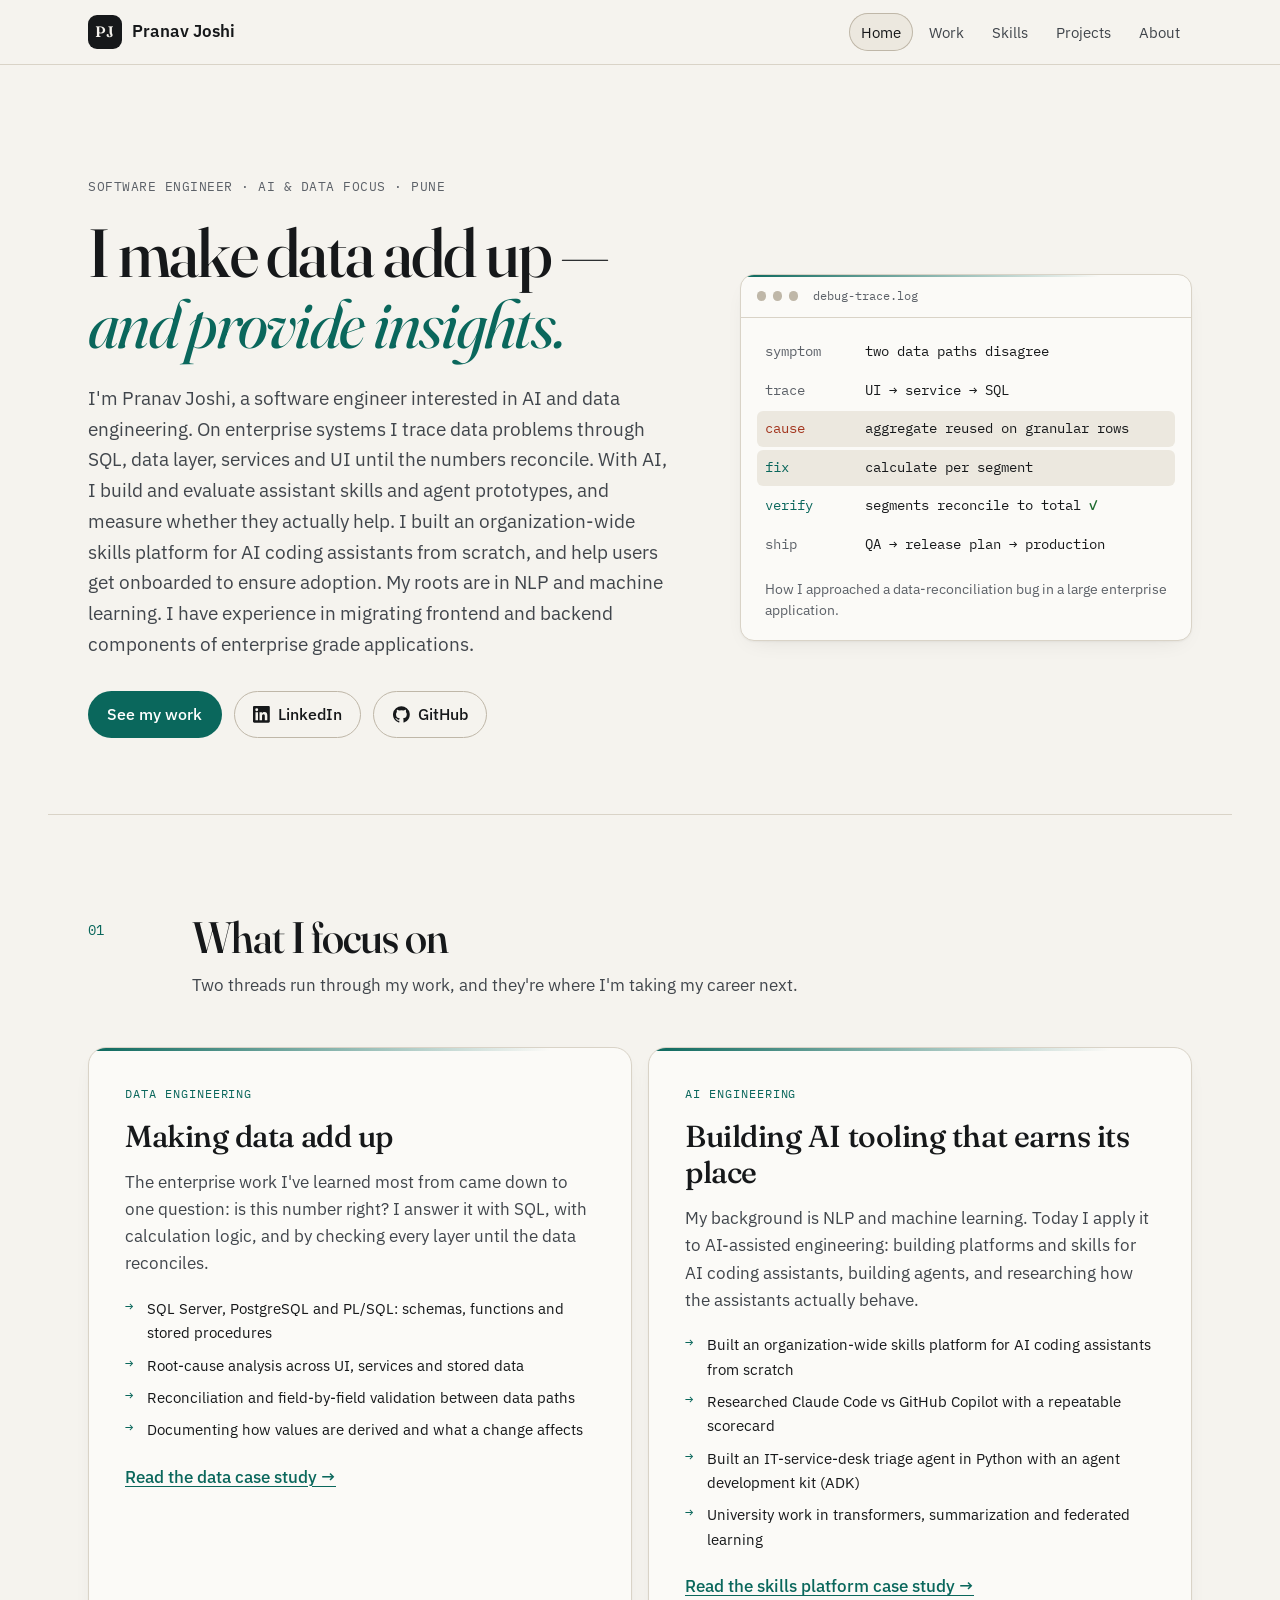
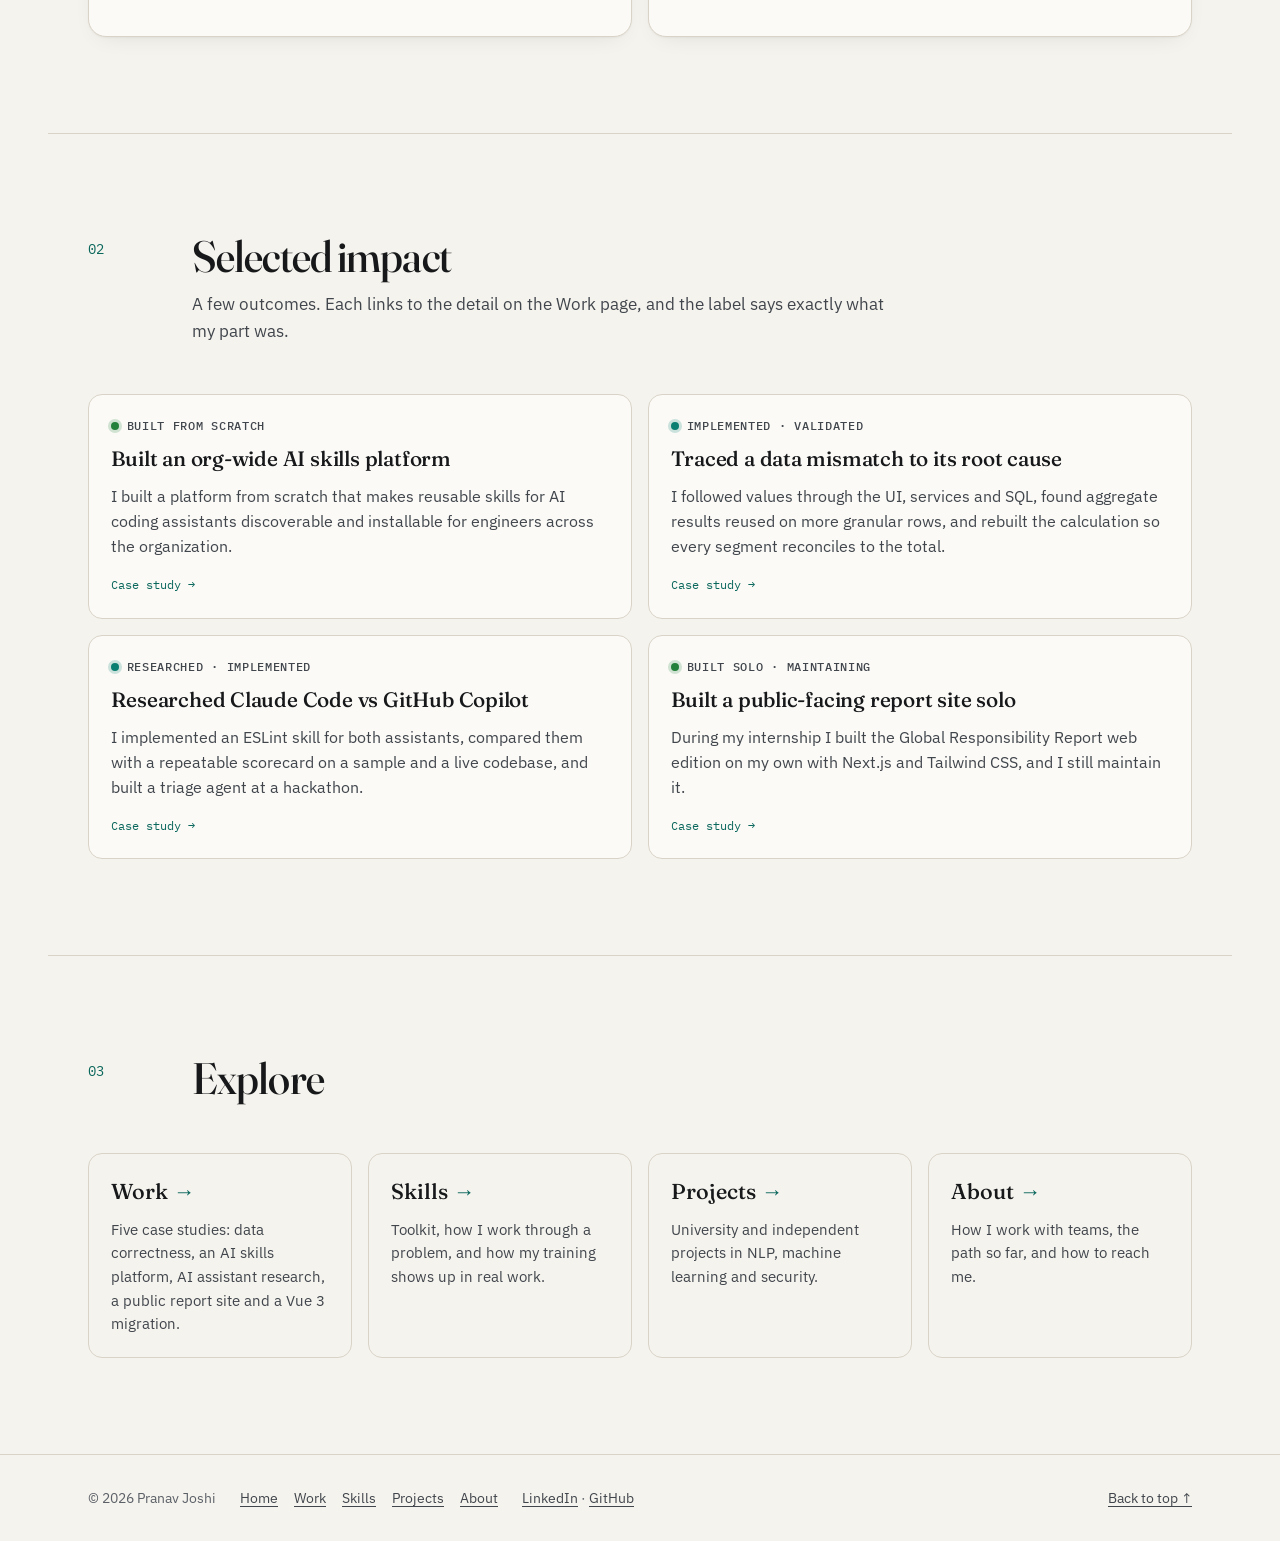
<file: index.html>
<!DOCTYPE html>
<html lang="en">
<head>
  <meta charset="UTF-8">
  <meta name="viewport" content="width=device-width, initial-scale=1">
  <title>Pranav Joshi | Software engineer, AI &amp; data</title>
  <meta name="description" content="Pranav Joshi is a software engineer in Pune moving toward AI and data engineering: SQL, data correctness and reconciliation on enterprise systems, plus hands-on evaluation of AI coding assistants and agents.">
  <meta name="author" content="Pranav Joshi">
  <link rel="canonical" href="https://pranav-jj.github.io/Pranav-JJ/">
  <meta name="color-scheme" content="light dark">
  <meta name="theme-color" content="#f5f3ee" media="(prefers-color-scheme: light)">
  <meta name="theme-color" content="#101315" media="(prefers-color-scheme: dark)">

  <!-- Social preview -->
  <meta property="og:type" content="website">
  <meta property="og:site_name" content="Pranav Joshi">
  <meta property="og:title" content="Pranav Joshi | Software engineer, AI &amp; data">
  <meta property="og:description" content="Pranav Joshi is a software engineer in Pune moving toward AI and data engineering: SQL, data correctness and reconciliation on enterprise systems, plus hands-on evaluation of AI coding assistants and agents.">
  <meta property="og:url" content="https://pranav-jj.github.io/Pranav-JJ/">
  <meta property="og:image" content="https://pranav-jj.github.io/Pranav-JJ/assets/img/og-image.png">
  <meta property="og:image:width" content="1200">
  <meta property="og:image:height" content="630">
  <meta property="og:image:alt" content="Pranav Joshi: software engineer moving toward AI and data engineering.">
  <meta name="twitter:card" content="summary_large_image">

  <link rel="icon" href="assets/img/favicon.svg" type="image/svg+xml">
  <link rel="apple-touch-icon" href="assets/img/apple-touch-icon.png">

  <link rel="preconnect" href="https://fonts.googleapis.com">
  <link rel="preconnect" href="https://fonts.gstatic.com" crossorigin>
  <link rel="stylesheet" href="https://fonts.googleapis.com/css2?family=Fraunces:ital,opsz,wght@0,9..144,400..600;1,9..144,400&family=IBM+Plex+Mono:wght@400;500&family=IBM+Plex+Sans:wght@400;500;600&display=swap">
  <link rel="stylesheet" href="assets/css/site.css">

  <script src="assets/js/content.js" defer></script>
  <script src="assets/js/main.js" defer></script>
</head>
<body>
  <a class="skip-link" href="#main">Skip to content</a>

  <header class="site-header">
    <div class="wrap site-header__inner">
      <a class="brand" href="index.html" aria-label="Pranav Joshi, home">
        <span class="brand__mark" aria-hidden="true">PJ</span>
        <span class="brand__name">Pranav Joshi</span>
      </a>
      <button class="nav-toggle" type="button" aria-expanded="false" aria-controls="site-nav">
        <span class="nav-toggle__bars" aria-hidden="true"></span>
        <span class="nav-toggle__label">Menu</span>
      </button>
      <nav id="site-nav" class="site-nav" aria-label="Primary">
        <ul>
          <li><a href="index.html" aria-current="page">Home</a></li>
          <li><a href="work.html">Work</a></li>
          <li><a href="skills.html">Skills</a></li>
          <li><a href="projects.html">Projects</a></li>
          <li><a href="about.html">About</a></li>
        </ul>
      </nav>
    </div>
  </header>

  <main id="main" tabindex="-1">
    <section class="hero wrap" aria-labelledby="hero-title">
      <div class="hero__text">
        <p class="eyebrow">Software Engineer · AI &amp; data focus · Pune</p>
        <h1 id="hero-title" class="hero__title">I make data add&nbsp;up&nbsp;— <em>and provide insights.</em></h1>
        <p class="hero__lead">
          I'm Pranav Joshi, a software engineer interested in AI and data engineering. On enterprise systems I trace data
          problems through SQL, data layer, services and UI until the numbers reconcile. With AI, I build and evaluate assistant skills
          and agent prototypes, and measure whether they actually help. I built an organization-wide
          skills platform for AI coding assistants from scratch, and help users get onboarded to ensure adoption. My roots are in NLP and machine learning. I have experience in 
          migrating frontend and backend components of enterprise grade applications.
        </p>
        <div class="hero__actions">
          <a class="button button--primary" href="work.html">See my work</a>
          <span class="hero__links" data-links="inline"></span>
        </div>
      </div>

      <figure class="trace" aria-labelledby="trace-caption">
        <div class="trace__bar" aria-hidden="true"><span></span><span></span><span></span><code>debug-trace.log</code></div>
        <ol class="trace__lines">
          <li><span class="trace__key">symptom</span><span class="trace__val">two data paths disagree</span></li>
          <li><span class="trace__key">trace</span><span class="trace__val">UI → service → SQL</span></li>
          <li><span class="trace__key">cause</span><span class="trace__val">aggregate reused on granular rows</span></li>
          <li><span class="trace__key">fix</span><span class="trace__val">calculate per segment</span></li>
          <li><span class="trace__key">verify</span><span class="trace__val">segments reconcile to total <span class="trace__ok">✓</span></span></li>
          <li><span class="trace__key">ship</span><span class="trace__val">QA → release plan → production</span></li>
        </ol>
        <figcaption id="trace-caption" class="trace__caption">How I approached a data-reconciliation bug in a large enterprise application.</figcaption>
      </figure>
    </section>

    <noscript>
      <div class="wrap noscript">
        <p>Parts of this page load with JavaScript. You can also find me on
          <a href="https://www.linkedin.com/in/pranav-joshi-168298231">LinkedIn</a> and
          <a href="https://github.com/Pranav-JJ">GitHub</a>.</p>
      </div>
    </noscript>

    <section id="focus" class="section wrap" aria-labelledby="focus-title">
      <header class="section__head">
        <p class="section__num" aria-hidden="true">01</p>
        <h2 id="focus-title">What I focus on</h2>
        <p class="section__intro">Two threads run through my work, and they're where I'm taking my career next.</p>
      </header>
      <div class="focus-grid" data-render="focus"></div>
    </section>

    <section id="impact" class="section wrap" aria-labelledby="impact-title">
      <header class="section__head">
        <p class="section__num" aria-hidden="true">02</p>
        <h2 id="impact-title">Selected impact</h2>
        <p class="section__intro">A few outcomes. Each links to the detail on the Work page, and the label says exactly what my part was.</p>
      </header>
      <ul class="impact-grid" data-render="impact"></ul>
    </section>

    <section id="explore" class="section wrap" aria-labelledby="explore-title">
      <header class="section__head">
        <p class="section__num" aria-hidden="true">03</p>
        <h2 id="explore-title">Explore</h2>
      </header>
      <ul class="explore" data-render="explore"></ul>
    </section>
  </main>

  <footer class="site-footer">
    <div class="wrap site-footer__inner">
      <p>© 2026 Pranav Joshi</p>
      <nav class="site-footer__nav" aria-label="Footer">
        <ul>
        <li><a href="index.html">Home</a></li>
        <li><a href="work.html">Work</a></li>
        <li><a href="skills.html">Skills</a></li>
        <li><a href="projects.html">Projects</a></li>
        <li><a href="about.html">About</a></li>
        </ul>
      </nav>
      <p class="site-footer__links" data-links="text"></p>
      <a class="site-footer__top" href="#main">Back to top <span aria-hidden="true">↑</span></a>
    </div>
  </footer>
</body>
</html>
</file>
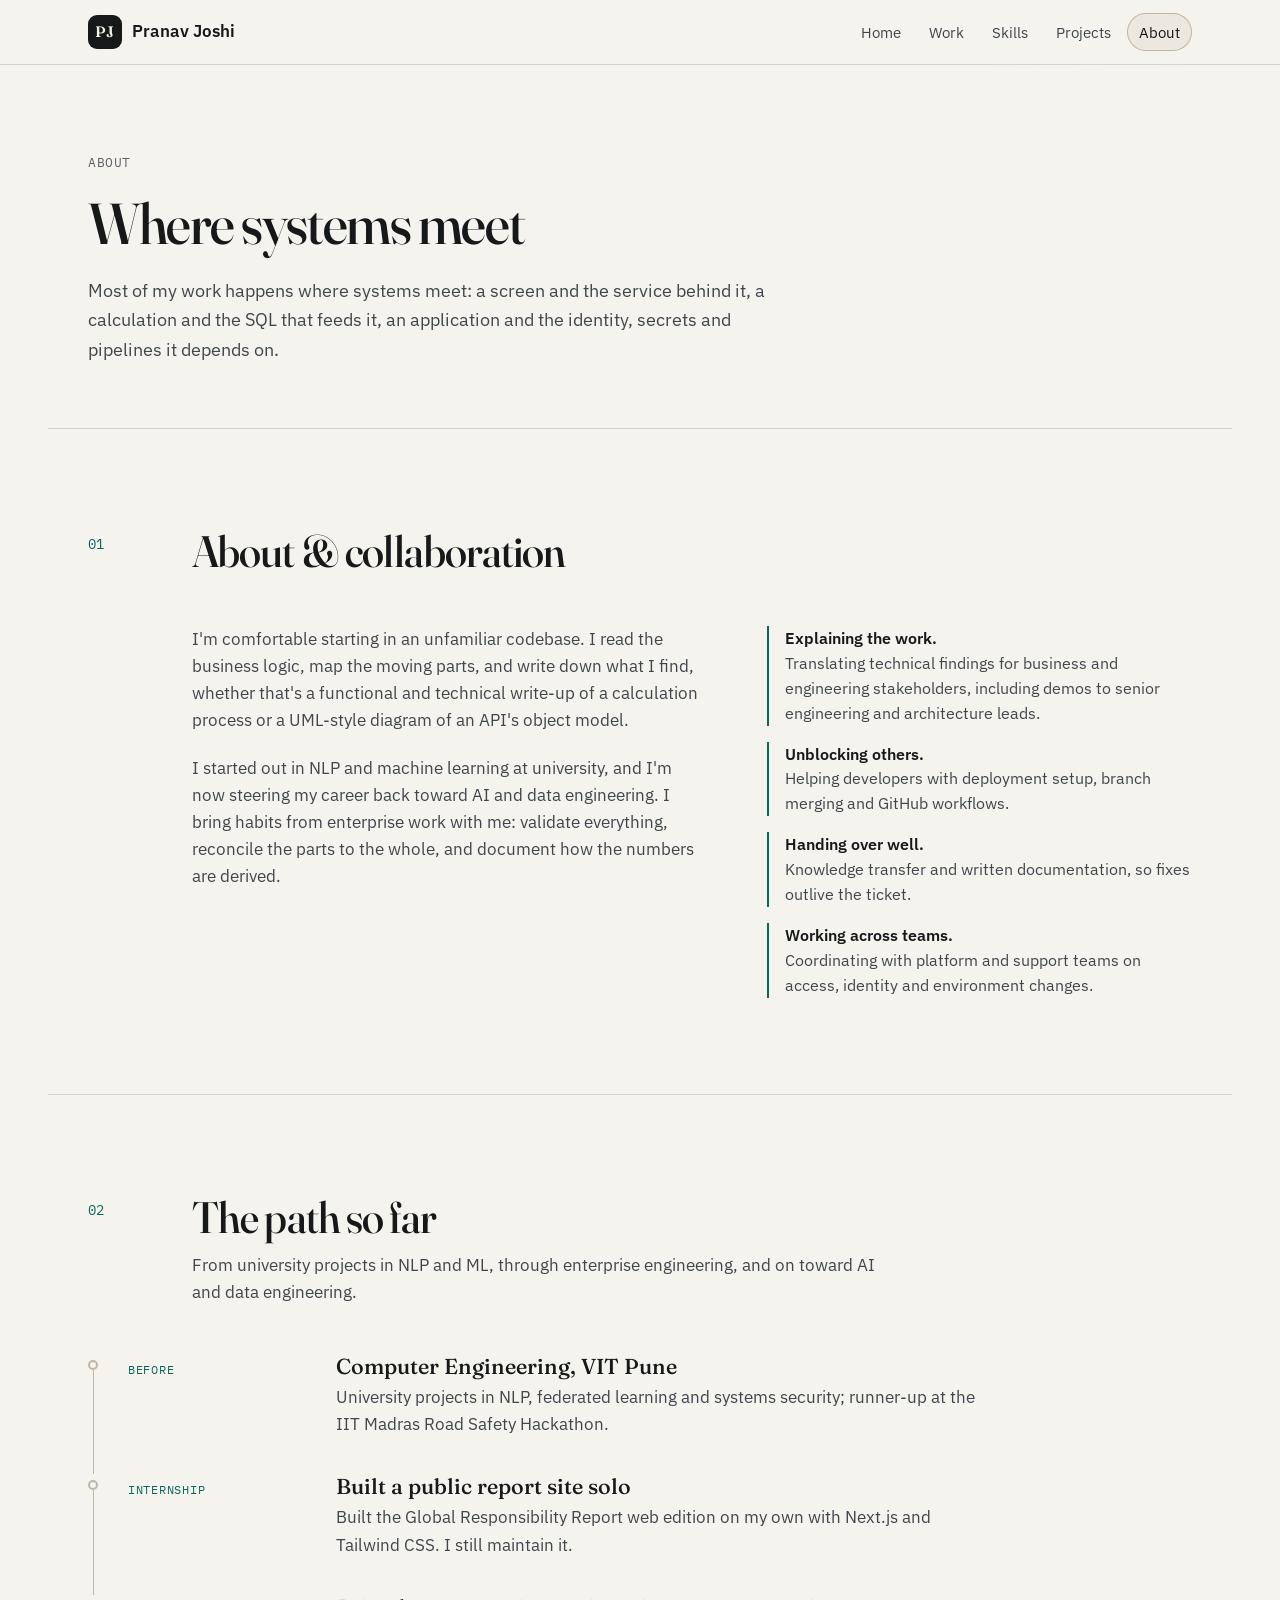
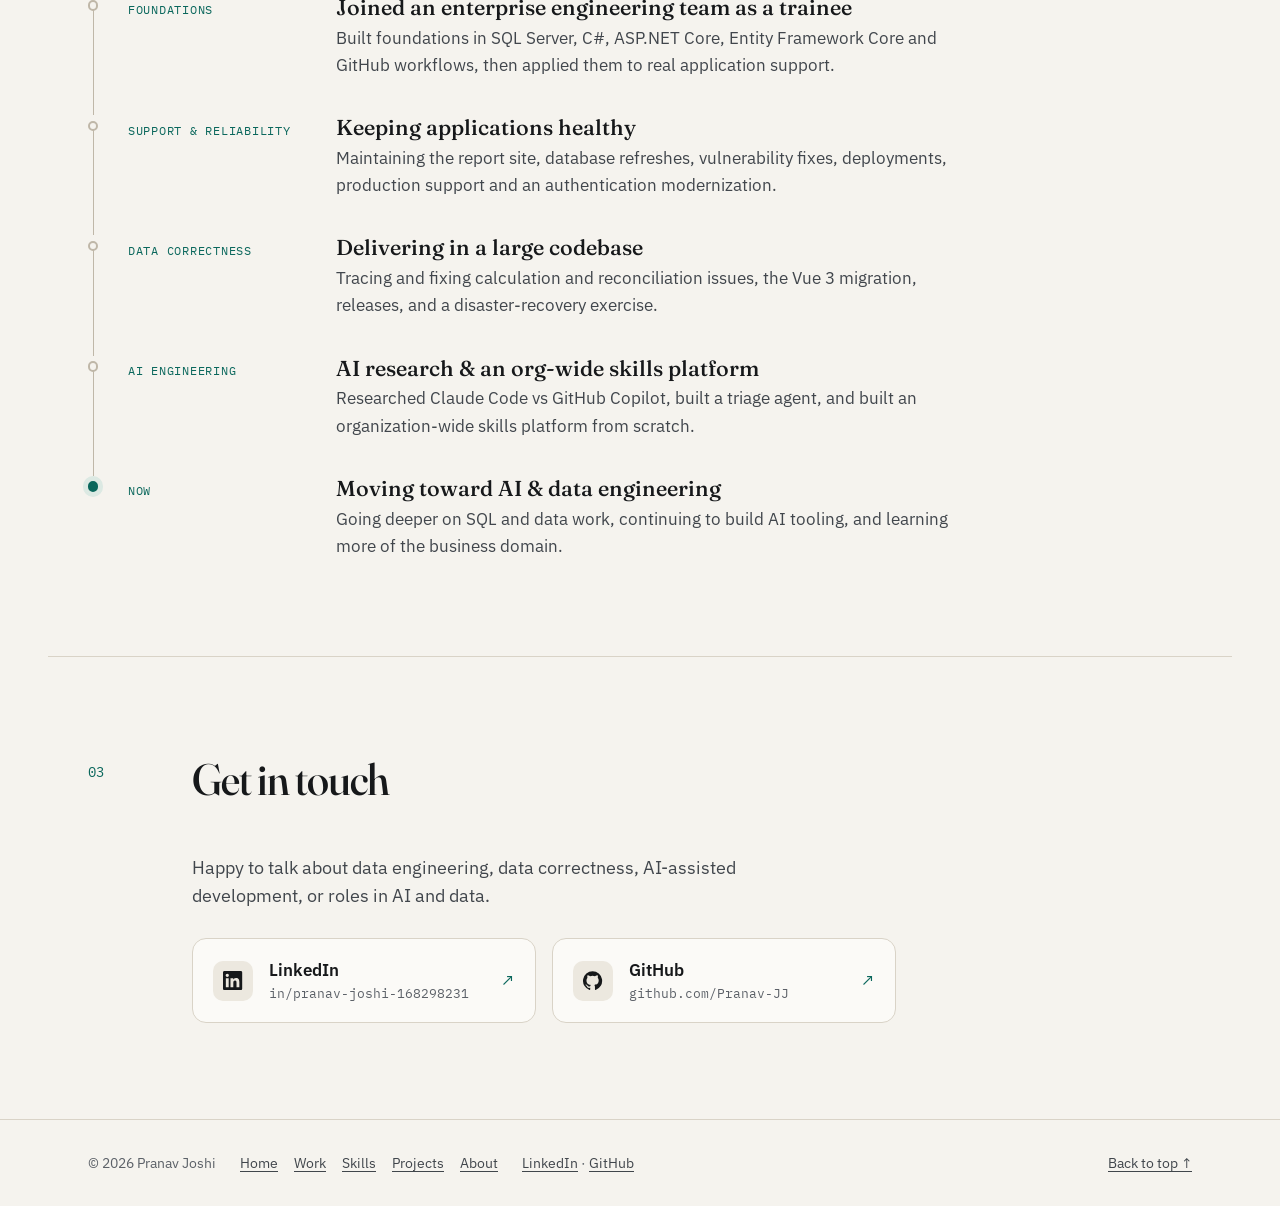
<file: about.html>
<!DOCTYPE html>
<html lang="en">
<head>
  <meta charset="UTF-8">
  <meta name="viewport" content="width=device-width, initial-scale=1">
  <title>About | Pranav Joshi</title>
  <meta name="description" content="About Pranav Joshi: how he works with teams, his path from NLP and machine learning to enterprise engineering and toward AI and data engineering, and how to get in touch.">
  <meta name="author" content="Pranav Joshi">
  <link rel="canonical" href="https://pranav-jj.github.io/Pranav-JJ/about.html">
  <meta name="color-scheme" content="light dark">
  <meta name="theme-color" content="#f5f3ee" media="(prefers-color-scheme: light)">
  <meta name="theme-color" content="#101315" media="(prefers-color-scheme: dark)">

  <!-- Social preview -->
  <meta property="og:type" content="website">
  <meta property="og:site_name" content="Pranav Joshi">
  <meta property="og:title" content="About | Pranav Joshi">
  <meta property="og:description" content="About Pranav Joshi: how he works with teams, his path from NLP and machine learning to enterprise engineering and toward AI and data engineering, and how to get in touch.">
  <meta property="og:url" content="https://pranav-jj.github.io/Pranav-JJ/about.html">
  <meta property="og:image" content="https://pranav-jj.github.io/Pranav-JJ/assets/img/og-image.png">
  <meta property="og:image:width" content="1200">
  <meta property="og:image:height" content="630">
  <meta property="og:image:alt" content="Pranav Joshi: software engineer moving toward AI and data engineering.">
  <meta name="twitter:card" content="summary_large_image">

  <link rel="icon" href="assets/img/favicon.svg" type="image/svg+xml">
  <link rel="apple-touch-icon" href="assets/img/apple-touch-icon.png">

  <link rel="preconnect" href="https://fonts.googleapis.com">
  <link rel="preconnect" href="https://fonts.gstatic.com" crossorigin>
  <link rel="stylesheet" href="https://fonts.googleapis.com/css2?family=Fraunces:ital,opsz,wght@0,9..144,400..600;1,9..144,400&family=IBM+Plex+Mono:wght@400;500&family=IBM+Plex+Sans:wght@400;500;600&display=swap">
  <link rel="stylesheet" href="assets/css/site.css">

  <script src="assets/js/content.js" defer></script>
  <script src="assets/js/main.js" defer></script>
</head>
<body>
  <a class="skip-link" href="#main">Skip to content</a>

  <header class="site-header">
    <div class="wrap site-header__inner">
      <a class="brand" href="index.html" aria-label="Pranav Joshi, home">
        <span class="brand__mark" aria-hidden="true">PJ</span>
        <span class="brand__name">Pranav Joshi</span>
      </a>
      <button class="nav-toggle" type="button" aria-expanded="false" aria-controls="site-nav">
        <span class="nav-toggle__bars" aria-hidden="true"></span>
        <span class="nav-toggle__label">Menu</span>
      </button>
      <nav id="site-nav" class="site-nav" aria-label="Primary">
        <ul>
          <li><a href="index.html">Home</a></li>
          <li><a href="work.html">Work</a></li>
          <li><a href="skills.html">Skills</a></li>
          <li><a href="projects.html">Projects</a></li>
          <li><a href="about.html" aria-current="page">About</a></li>
        </ul>
      </nav>
    </div>
  </header>

  <main id="main" tabindex="-1">
    <section class="page-hero wrap" aria-labelledby="page-title">
      <p class="eyebrow">About</p>
      <h1 id="page-title" class="page-hero__title">Where systems meet</h1>
      <p class="page-hero__lead">Most of my work happens where systems meet: a screen and the service behind it, a calculation and the SQL that feeds it, an application and the identity, secrets and pipelines it depends on.</p>
    </section>

    <noscript>
      <div class="wrap noscript">
        <p>Parts of this page load with JavaScript. You can also find me on
          <a href="https://www.linkedin.com/in/pranav-joshi-168298231">LinkedIn</a> and
          <a href="https://github.com/Pranav-JJ">GitHub</a>.</p>
      </div>
    </noscript>

    <section id="collaboration" class="section wrap about" aria-labelledby="collaboration-title">
      <header class="section__head">
        <p class="section__num" aria-hidden="true">01</p>
        <h2 id="collaboration-title">About &amp; collaboration</h2>
      </header>
      <div class="about__grid">
        <div class="about__text">
          <p>
            I'm comfortable starting in an unfamiliar codebase. I read the business logic, map the moving parts,
            and write down what I find, whether that's a functional and technical write-up of a calculation process or a UML-style diagram of an API's object model.
          </p>
          <p>
            I started out in NLP and machine learning at university, and I'm now steering my career back toward AI and data engineering.
            I bring habits from enterprise work with me: validate everything, reconcile the parts to the whole, and document how the numbers are derived.
          </p>
        </div>
        <div>
          <h3 class="visually-hidden">How I work with teams</h3>
          <ul class="about__list">
            <li><strong>Explaining the work.</strong> Translating technical findings for business and engineering stakeholders, including demos to senior engineering and architecture leads.</li>
            <li><strong>Unblocking others.</strong> Helping developers with deployment setup, branch merging and GitHub workflows.</li>
            <li><strong>Handing over well.</strong> Knowledge transfer and written documentation, so fixes outlive the ticket.</li>
            <li><strong>Working across teams.</strong> Coordinating with platform and support teams on access, identity and environment changes.</li>
          </ul>
        </div>
      </div>
    </section>

    <section id="journey" class="section wrap" aria-labelledby="journey-title">
      <header class="section__head">
        <p class="section__num" aria-hidden="true">02</p>
        <h2 id="journey-title">The path so far</h2>
        <p class="section__intro">From university projects in NLP and ML, through enterprise engineering, and on toward AI and data engineering.</p>
      </header>
      <ol class="timeline" data-render="timeline"></ol>
    </section>

    <section id="contact" class="section wrap contact" aria-labelledby="contact-title">
      <header class="section__head">
        <p class="section__num" aria-hidden="true">03</p>
        <h2 id="contact-title">Get in touch</h2>
      </header>
      <p class="contact__lead">Happy to talk about data engineering, data correctness, AI-assisted development, or roles in AI and data.</p>
      <ul class="contact__links" data-links="cards"></ul>
    </section>
  </main>

  <footer class="site-footer">
    <div class="wrap site-footer__inner">
      <p>© 2026 Pranav Joshi</p>
      <nav class="site-footer__nav" aria-label="Footer">
        <ul>
        <li><a href="index.html">Home</a></li>
        <li><a href="work.html">Work</a></li>
        <li><a href="skills.html">Skills</a></li>
        <li><a href="projects.html">Projects</a></li>
        <li><a href="about.html">About</a></li>
        </ul>
      </nav>
      <p class="site-footer__links" data-links="text"></p>
      <a class="site-footer__top" href="#main">Back to top <span aria-hidden="true">↑</span></a>
    </div>
  </footer>
</body>
</html>
</file>
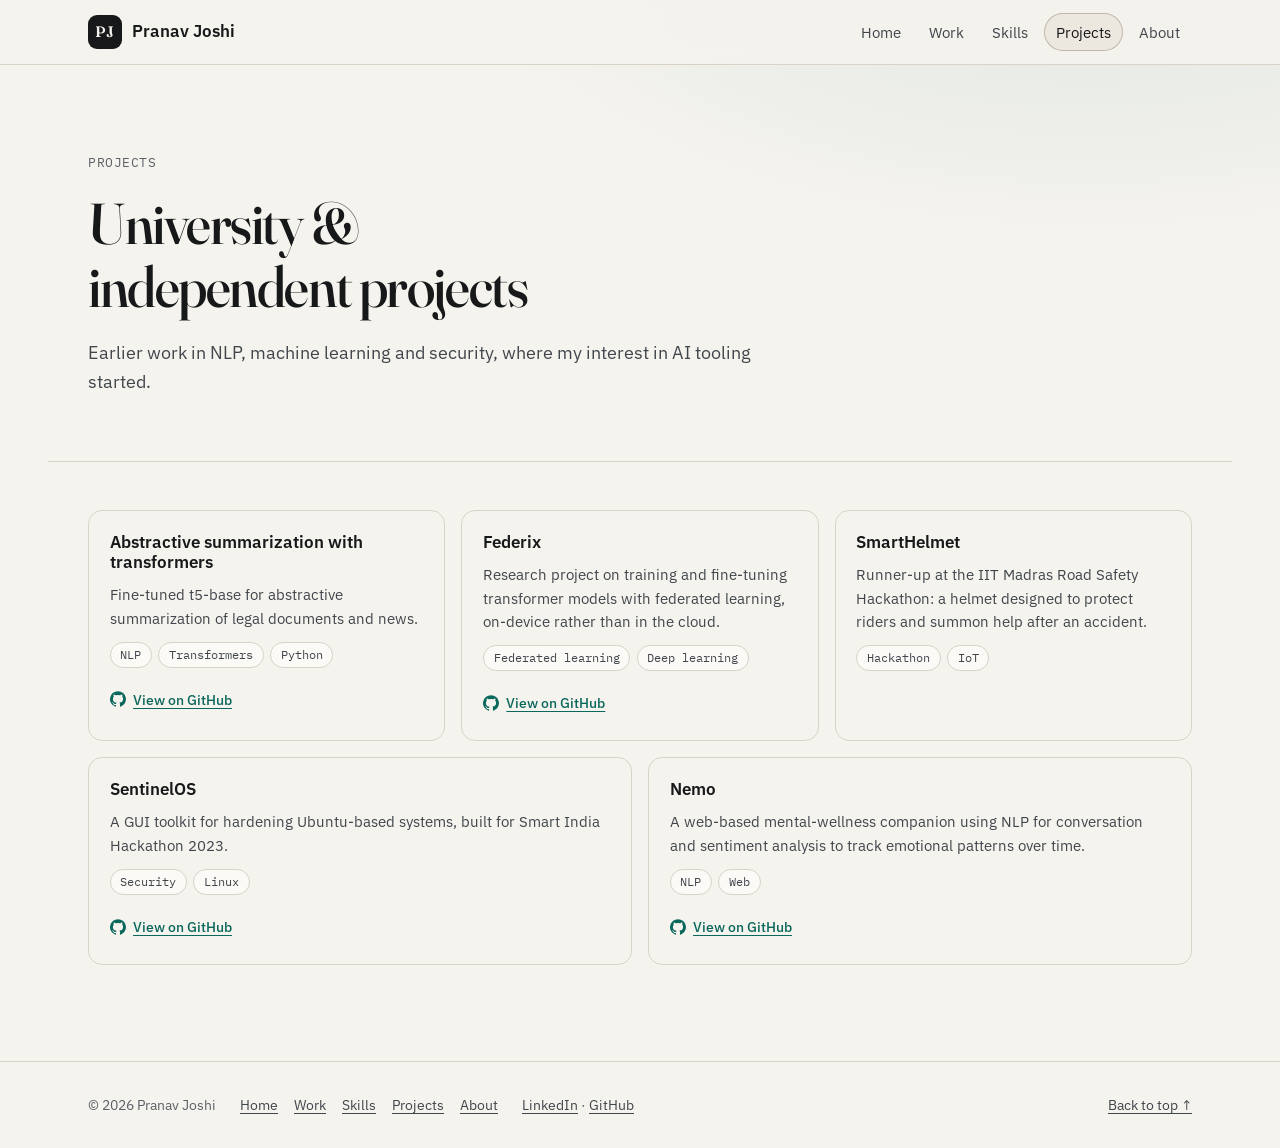
<file: projects.html>
<!DOCTYPE html>
<html lang="en">
<head>
  <meta charset="UTF-8">
  <meta name="viewport" content="width=device-width, initial-scale=1">
  <title>Projects | Pranav Joshi</title>
  <meta name="description" content="University and independent projects by Pranav Joshi in NLP, machine learning and security.">
  <meta name="author" content="Pranav Joshi">
  <link rel="canonical" href="https://pranav-jj.github.io/Pranav-JJ/projects.html">
  <meta name="color-scheme" content="light dark">
  <meta name="theme-color" content="#f5f3ee" media="(prefers-color-scheme: light)">
  <meta name="theme-color" content="#101315" media="(prefers-color-scheme: dark)">

  <!-- Social preview -->
  <meta property="og:type" content="website">
  <meta property="og:site_name" content="Pranav Joshi">
  <meta property="og:title" content="Projects | Pranav Joshi">
  <meta property="og:description" content="University and independent projects by Pranav Joshi in NLP, machine learning and security.">
  <meta property="og:url" content="https://pranav-jj.github.io/Pranav-JJ/projects.html">
  <meta property="og:image" content="https://pranav-jj.github.io/Pranav-JJ/assets/img/og-image.png">
  <meta property="og:image:width" content="1200">
  <meta property="og:image:height" content="630">
  <meta property="og:image:alt" content="Pranav Joshi: software engineer moving toward AI and data engineering.">
  <meta name="twitter:card" content="summary_large_image">

  <link rel="icon" href="assets/img/favicon.svg" type="image/svg+xml">
  <link rel="apple-touch-icon" href="assets/img/apple-touch-icon.png">

  <link rel="preconnect" href="https://fonts.googleapis.com">
  <link rel="preconnect" href="https://fonts.gstatic.com" crossorigin>
  <link rel="stylesheet" href="https://fonts.googleapis.com/css2?family=Fraunces:ital,opsz,wght@0,9..144,400..600;1,9..144,400&family=IBM+Plex+Mono:wght@400;500&family=IBM+Plex+Sans:wght@400;500;600&display=swap">
  <link rel="stylesheet" href="assets/css/site.css">

  <script src="assets/js/content.js" defer></script>
  <script src="assets/js/main.js" defer></script>
</head>
<body>
  <a class="skip-link" href="#main">Skip to content</a>

  <header class="site-header">
    <div class="wrap site-header__inner">
      <a class="brand" href="index.html" aria-label="Pranav Joshi, home">
        <span class="brand__mark" aria-hidden="true">PJ</span>
        <span class="brand__name">Pranav Joshi</span>
      </a>
      <button class="nav-toggle" type="button" aria-expanded="false" aria-controls="site-nav">
        <span class="nav-toggle__bars" aria-hidden="true"></span>
        <span class="nav-toggle__label">Menu</span>
      </button>
      <nav id="site-nav" class="site-nav" aria-label="Primary">
        <ul>
          <li><a href="index.html">Home</a></li>
          <li><a href="work.html">Work</a></li>
          <li><a href="skills.html">Skills</a></li>
          <li><a href="projects.html" aria-current="page">Projects</a></li>
          <li><a href="about.html">About</a></li>
        </ul>
      </nav>
    </div>
  </header>

  <main id="main" tabindex="-1">
    <section class="page-hero wrap" aria-labelledby="page-title">
      <p class="eyebrow">Projects</p>
      <h1 id="page-title" class="page-hero__title">University &amp; independent projects</h1>
      <p class="page-hero__lead">Earlier work in NLP, machine learning and security, where my interest in AI tooling started.</p>
    </section>

    <noscript>
      <div class="wrap noscript">
        <p>Parts of this page load with JavaScript. You can also find me on
          <a href="https://www.linkedin.com/in/pranav-joshi-168298231">LinkedIn</a> and
          <a href="https://github.com/Pranav-JJ">GitHub</a>.</p>
      </div>
    </noscript>

    <section class="section section--flush wrap" aria-labelledby="projects-list-title">
      <h2 id="projects-list-title" class="visually-hidden">All projects</h2>
      <ul class="projects" data-render="projects"></ul>
    </section>
  </main>

  <footer class="site-footer">
    <div class="wrap site-footer__inner">
      <p>© 2026 Pranav Joshi</p>
      <nav class="site-footer__nav" aria-label="Footer">
        <ul>
        <li><a href="index.html">Home</a></li>
        <li><a href="work.html">Work</a></li>
        <li><a href="skills.html">Skills</a></li>
        <li><a href="projects.html">Projects</a></li>
        <li><a href="about.html">About</a></li>
        </ul>
      </nav>
      <p class="site-footer__links" data-links="text"></p>
      <a class="site-footer__top" href="#main">Back to top <span aria-hidden="true">↑</span></a>
    </div>
  </footer>
</body>
</html>
</file>
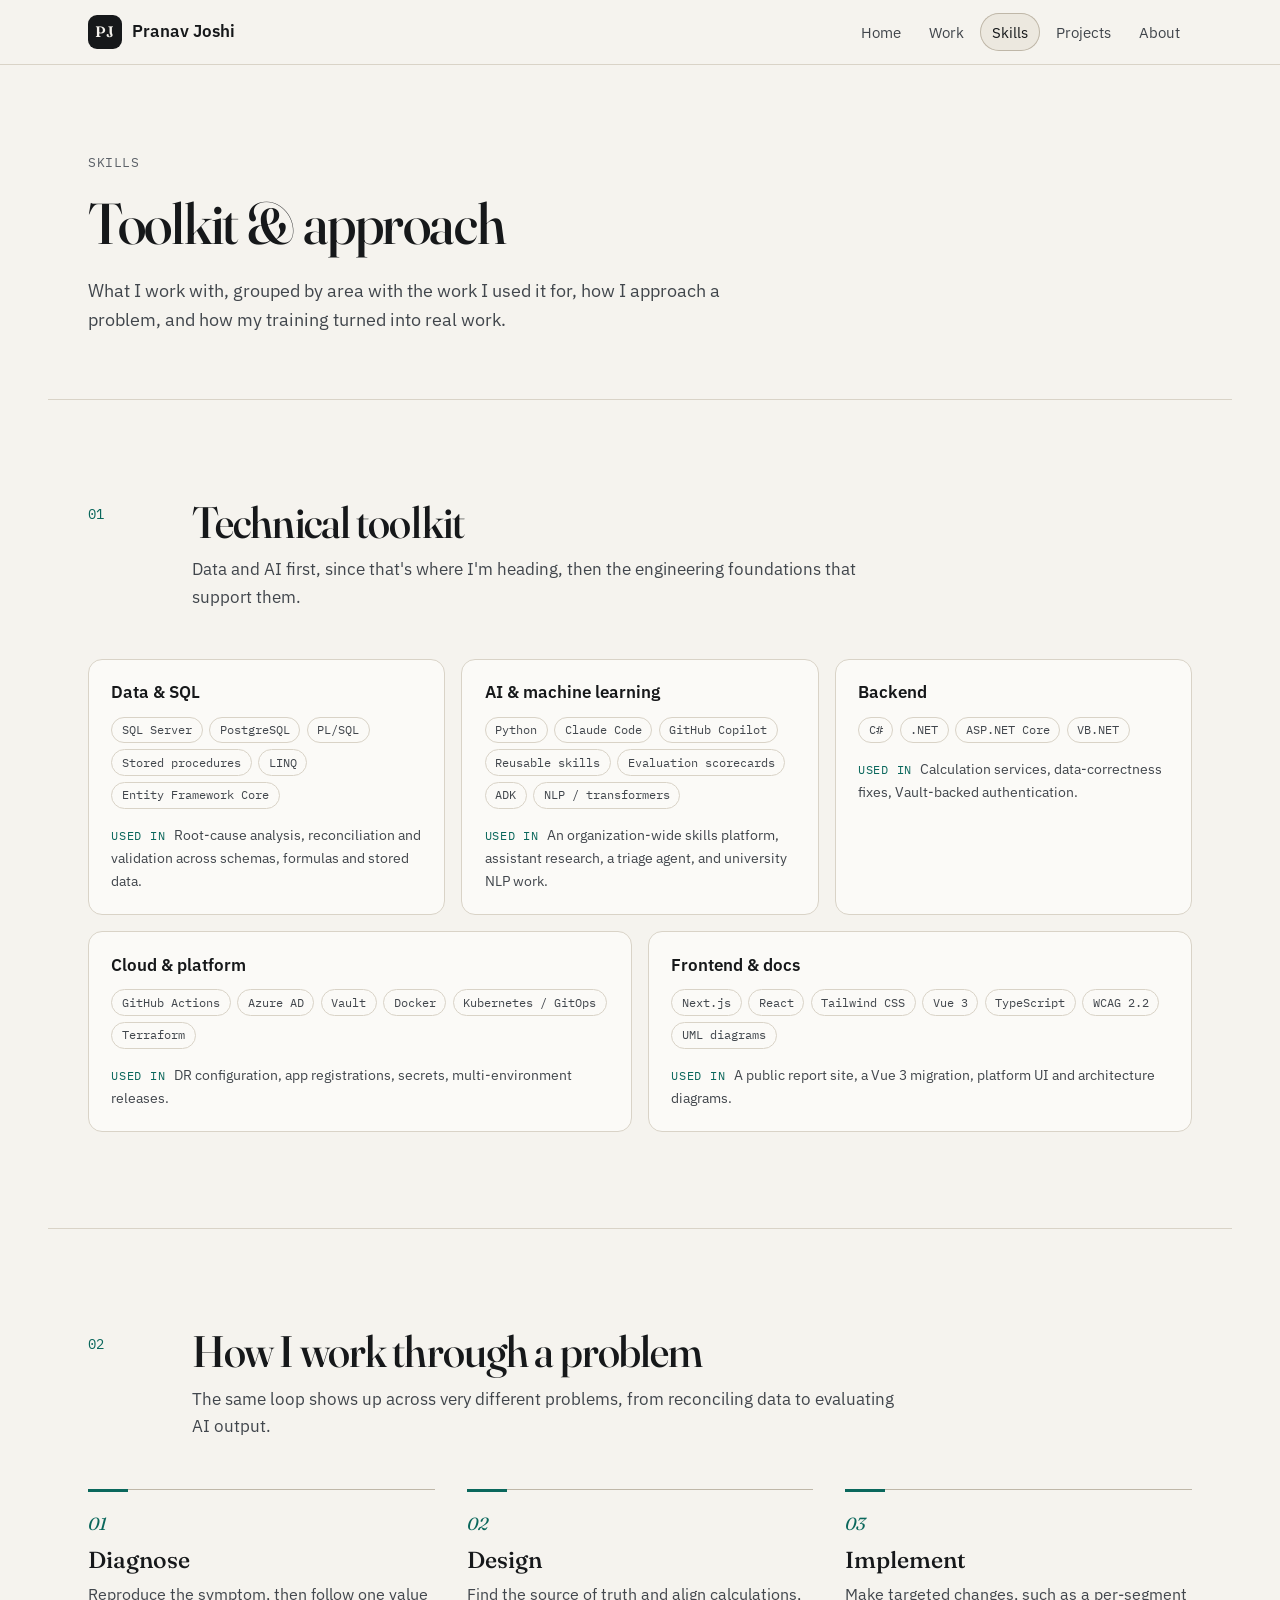
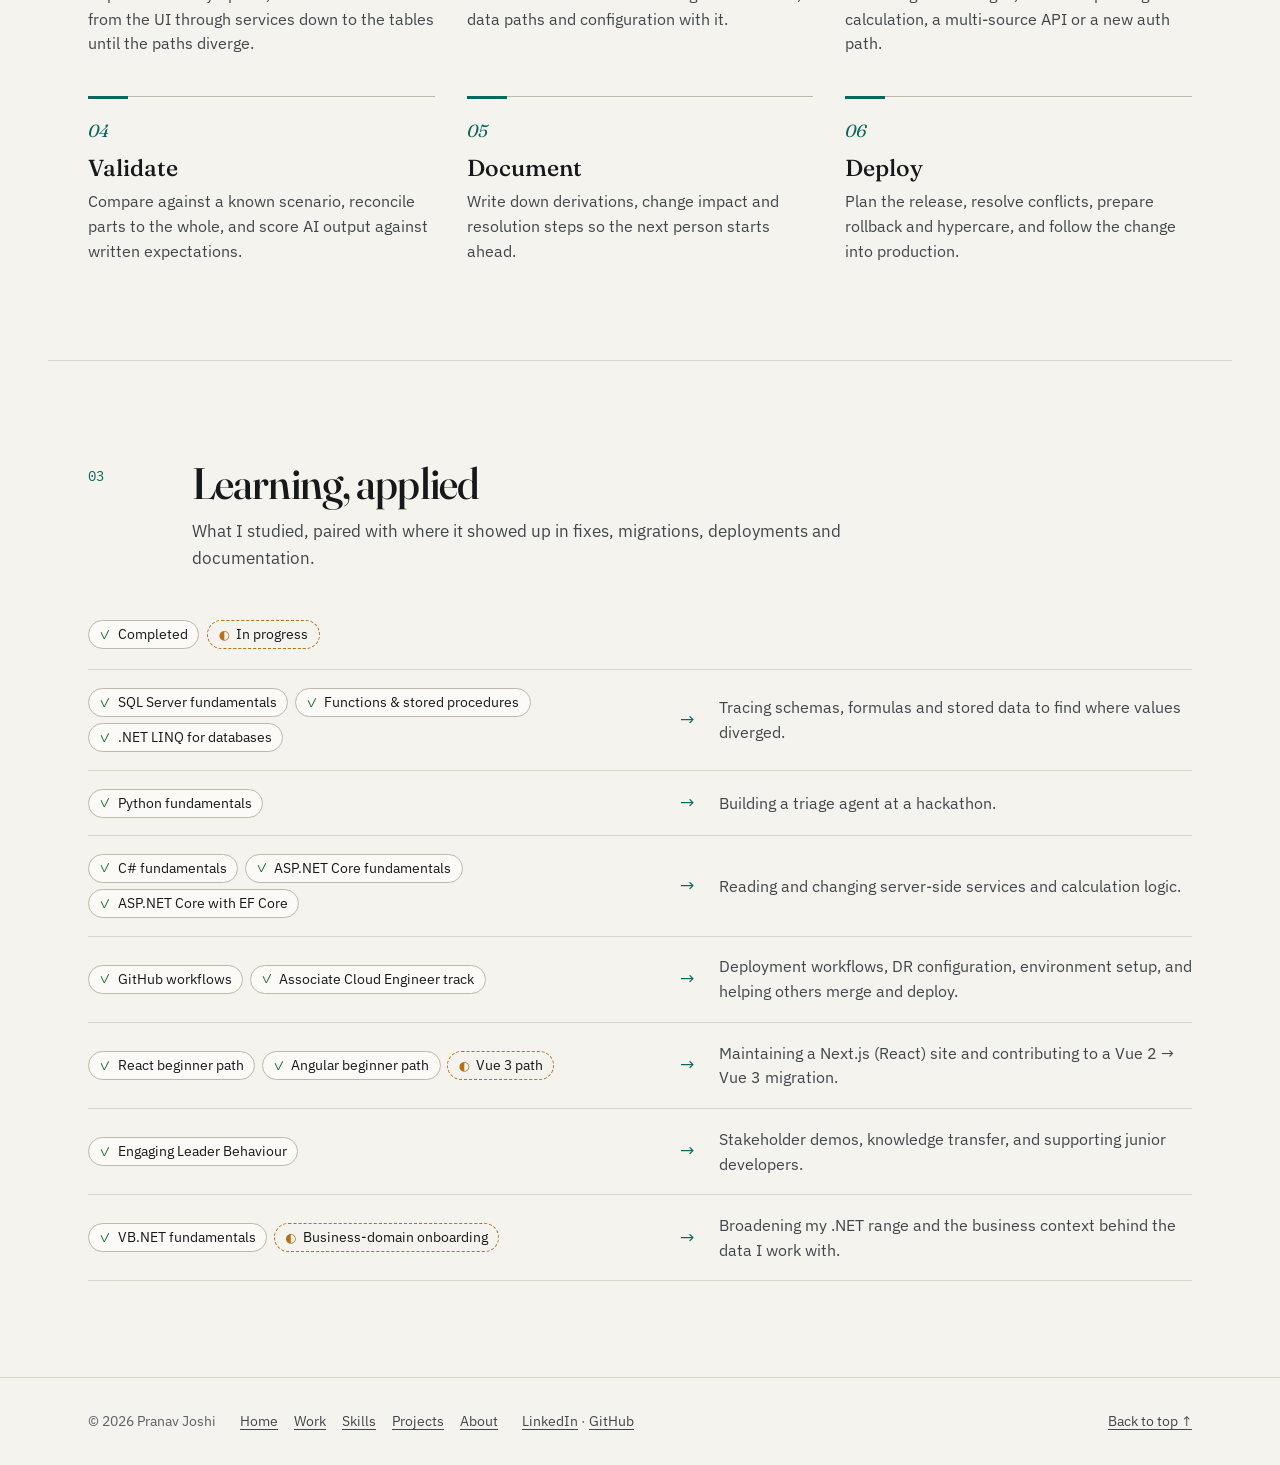
<file: skills.html>
<!DOCTYPE html>
<html lang="en">
<head>
  <meta charset="UTF-8">
  <meta name="viewport" content="width=device-width, initial-scale=1">
  <title>Skills | Pranav Joshi</title>
  <meta name="description" content="Pranav Joshi's toolkit across data and SQL, AI and machine learning, backend, cloud and frontend, how he works through a problem, and how his training shows up in real work.">
  <meta name="author" content="Pranav Joshi">
  <link rel="canonical" href="https://pranav-jj.github.io/Pranav-JJ/skills.html">
  <meta name="color-scheme" content="light dark">
  <meta name="theme-color" content="#f5f3ee" media="(prefers-color-scheme: light)">
  <meta name="theme-color" content="#101315" media="(prefers-color-scheme: dark)">

  <!-- Social preview -->
  <meta property="og:type" content="website">
  <meta property="og:site_name" content="Pranav Joshi">
  <meta property="og:title" content="Skills | Pranav Joshi">
  <meta property="og:description" content="Pranav Joshi's toolkit across data and SQL, AI and machine learning, backend, cloud and frontend, how he works through a problem, and how his training shows up in real work.">
  <meta property="og:url" content="https://pranav-jj.github.io/Pranav-JJ/skills.html">
  <meta property="og:image" content="https://pranav-jj.github.io/Pranav-JJ/assets/img/og-image.png">
  <meta property="og:image:width" content="1200">
  <meta property="og:image:height" content="630">
  <meta property="og:image:alt" content="Pranav Joshi: software engineer moving toward AI and data engineering.">
  <meta name="twitter:card" content="summary_large_image">

  <link rel="icon" href="assets/img/favicon.svg" type="image/svg+xml">
  <link rel="apple-touch-icon" href="assets/img/apple-touch-icon.png">

  <link rel="preconnect" href="https://fonts.googleapis.com">
  <link rel="preconnect" href="https://fonts.gstatic.com" crossorigin>
  <link rel="stylesheet" href="https://fonts.googleapis.com/css2?family=Fraunces:ital,opsz,wght@0,9..144,400..600;1,9..144,400&family=IBM+Plex+Mono:wght@400;500&family=IBM+Plex+Sans:wght@400;500;600&display=swap">
  <link rel="stylesheet" href="assets/css/site.css">

  <script src="assets/js/content.js" defer></script>
  <script src="assets/js/main.js" defer></script>
</head>
<body>
  <a class="skip-link" href="#main">Skip to content</a>

  <header class="site-header">
    <div class="wrap site-header__inner">
      <a class="brand" href="index.html" aria-label="Pranav Joshi, home">
        <span class="brand__mark" aria-hidden="true">PJ</span>
        <span class="brand__name">Pranav Joshi</span>
      </a>
      <button class="nav-toggle" type="button" aria-expanded="false" aria-controls="site-nav">
        <span class="nav-toggle__bars" aria-hidden="true"></span>
        <span class="nav-toggle__label">Menu</span>
      </button>
      <nav id="site-nav" class="site-nav" aria-label="Primary">
        <ul>
          <li><a href="index.html">Home</a></li>
          <li><a href="work.html">Work</a></li>
          <li><a href="skills.html" aria-current="page">Skills</a></li>
          <li><a href="projects.html">Projects</a></li>
          <li><a href="about.html">About</a></li>
        </ul>
      </nav>
    </div>
  </header>

  <main id="main" tabindex="-1">
    <section class="page-hero wrap" aria-labelledby="page-title">
      <p class="eyebrow">Skills</p>
      <h1 id="page-title" class="page-hero__title">Toolkit &amp; approach</h1>
      <p class="page-hero__lead">What I work with, grouped by area with the work I used it for, how I approach a problem, and how my training turned into real work.</p>
    </section>

    <noscript>
      <div class="wrap noscript">
        <p>Parts of this page load with JavaScript. You can also find me on
          <a href="https://www.linkedin.com/in/pranav-joshi-168298231">LinkedIn</a> and
          <a href="https://github.com/Pranav-JJ">GitHub</a>.</p>
      </div>
    </noscript>

    <section id="toolkit" class="section wrap" aria-labelledby="toolkit-title">
      <header class="section__head">
        <p class="section__num" aria-hidden="true">01</p>
        <h2 id="toolkit-title">Technical toolkit</h2>
        <p class="section__intro">Data and AI first, since that's where I'm heading, then the engineering foundations that support them.</p>
      </header>
      <div class="toolkit" data-render="toolkit"></div>
    </section>

    <section id="approach" class="section wrap" aria-labelledby="approach-title">
      <header class="section__head">
        <p class="section__num" aria-hidden="true">02</p>
        <h2 id="approach-title">How I work through a problem</h2>
        <p class="section__intro">The same loop shows up across very different problems, from reconciling data to evaluating AI output.</p>
      </header>
      <ol class="approach" data-render="approach"></ol>
    </section>

    <section id="learning" class="section wrap" aria-labelledby="learning-title">
      <header class="section__head">
        <p class="section__num" aria-hidden="true">03</p>
        <h2 id="learning-title">Learning, applied</h2>
        <p class="section__intro">What I studied, paired with where it showed up in fixes, migrations, deployments and documentation.</p>
      </header>
      <div class="learning" data-render="learning"></div>
    </section>
  </main>

  <footer class="site-footer">
    <div class="wrap site-footer__inner">
      <p>© 2026 Pranav Joshi</p>
      <nav class="site-footer__nav" aria-label="Footer">
        <ul>
        <li><a href="index.html">Home</a></li>
        <li><a href="work.html">Work</a></li>
        <li><a href="skills.html">Skills</a></li>
        <li><a href="projects.html">Projects</a></li>
        <li><a href="about.html">About</a></li>
        </ul>
      </nav>
      <p class="site-footer__links" data-links="text"></p>
      <a class="site-footer__top" href="#main">Back to top <span aria-hidden="true">↑</span></a>
    </div>
  </footer>
</body>
</html>
</file>
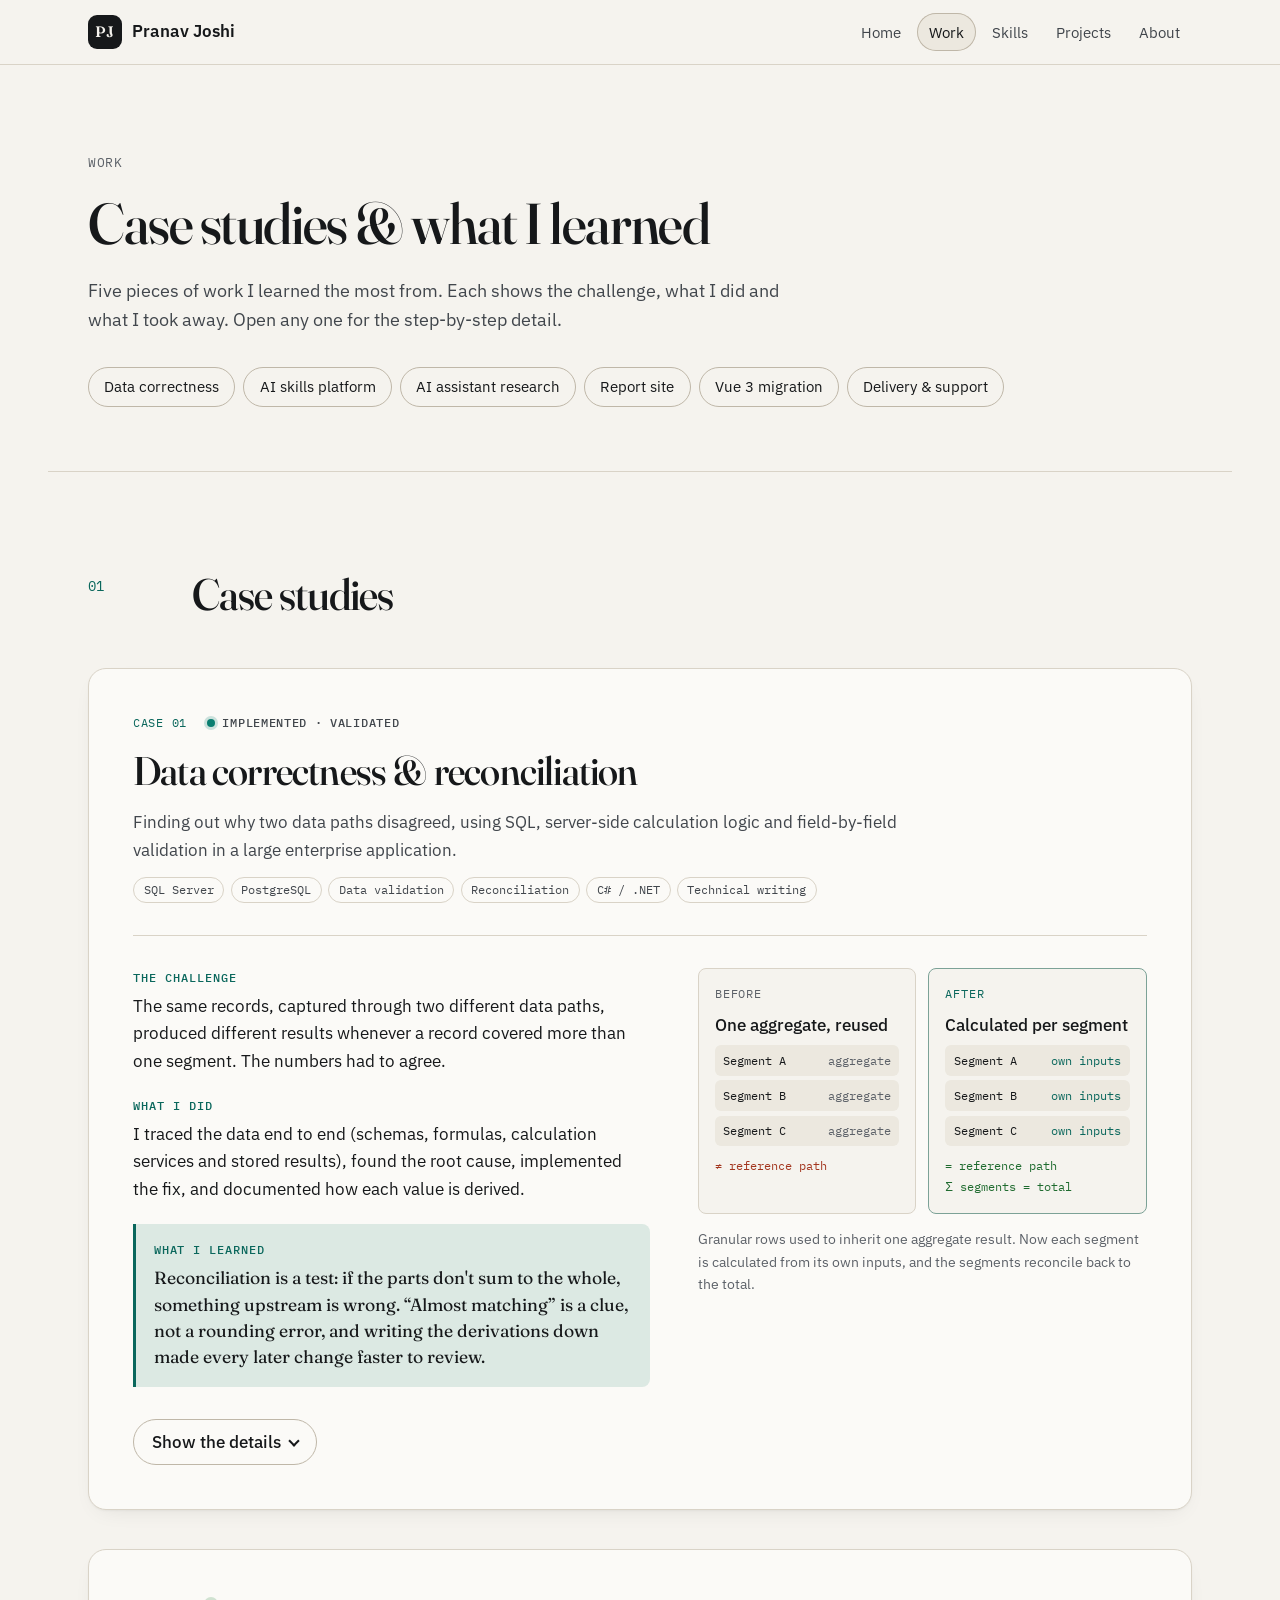
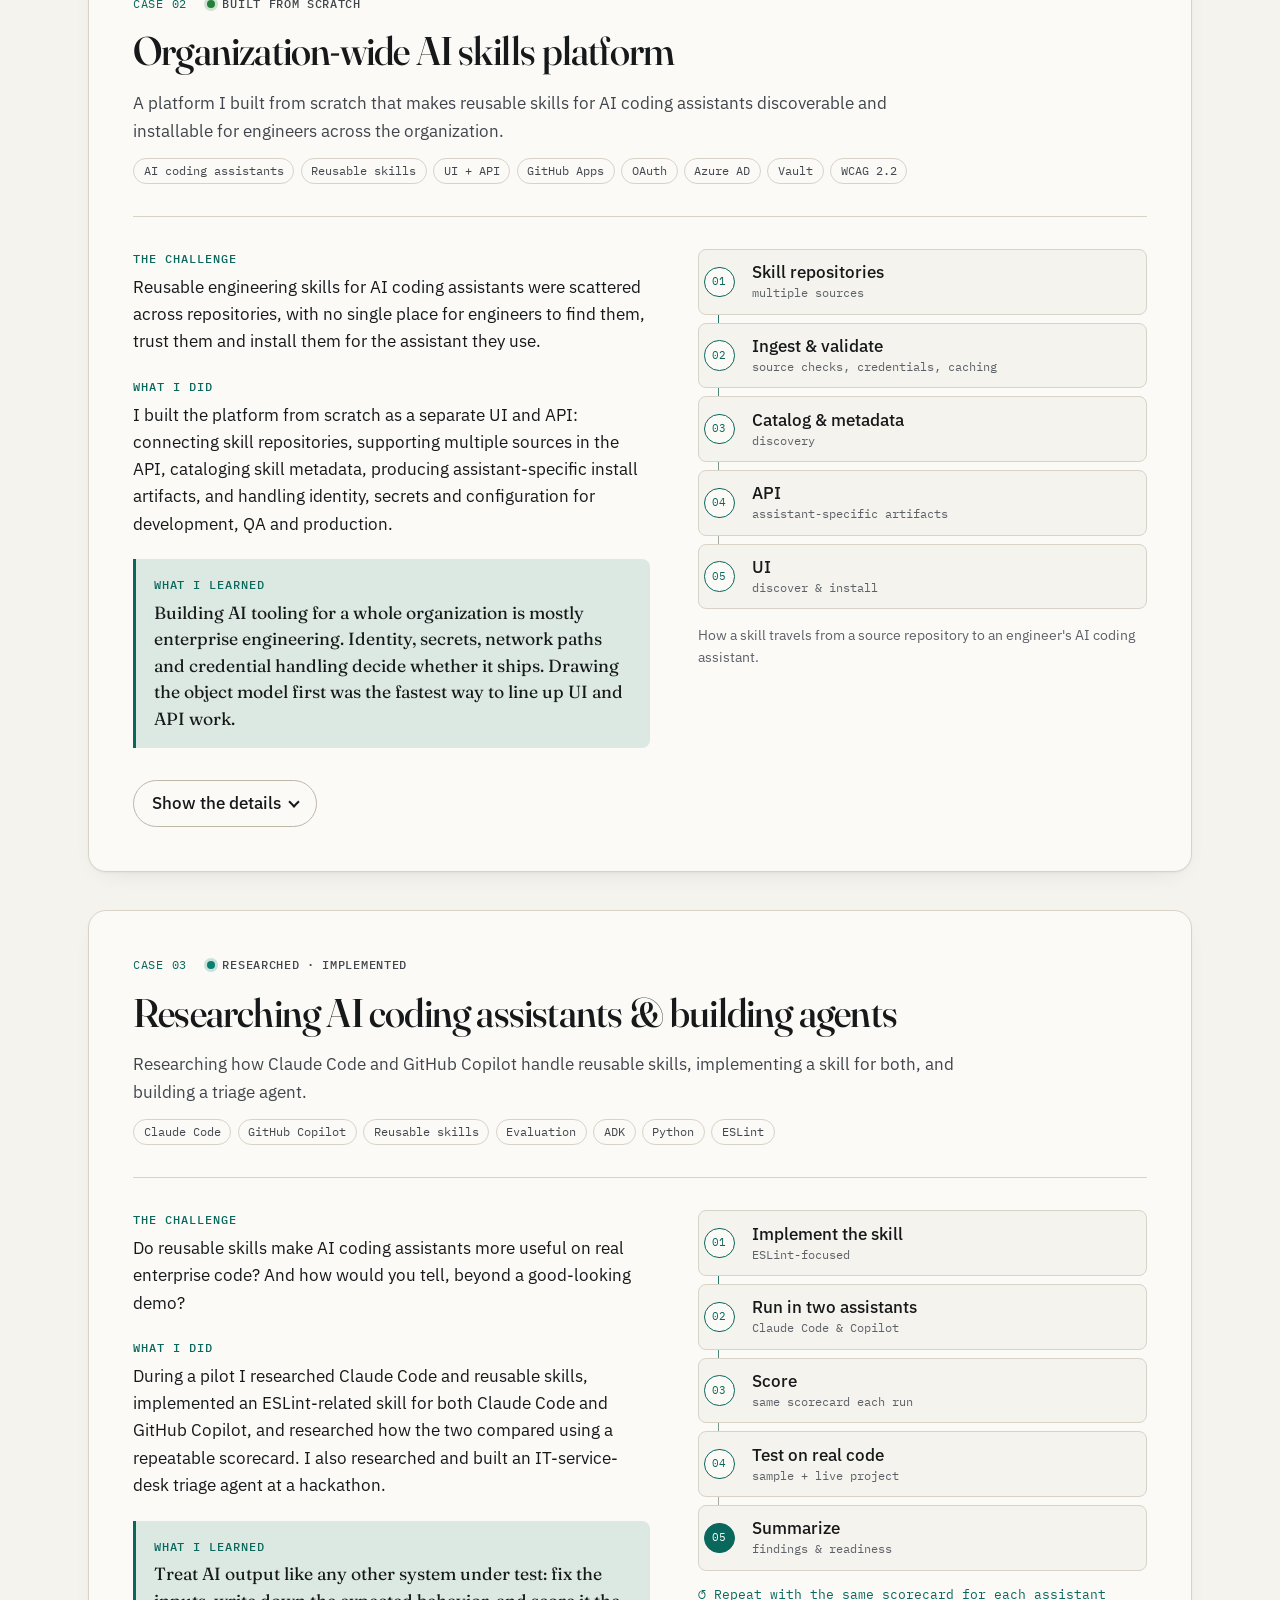
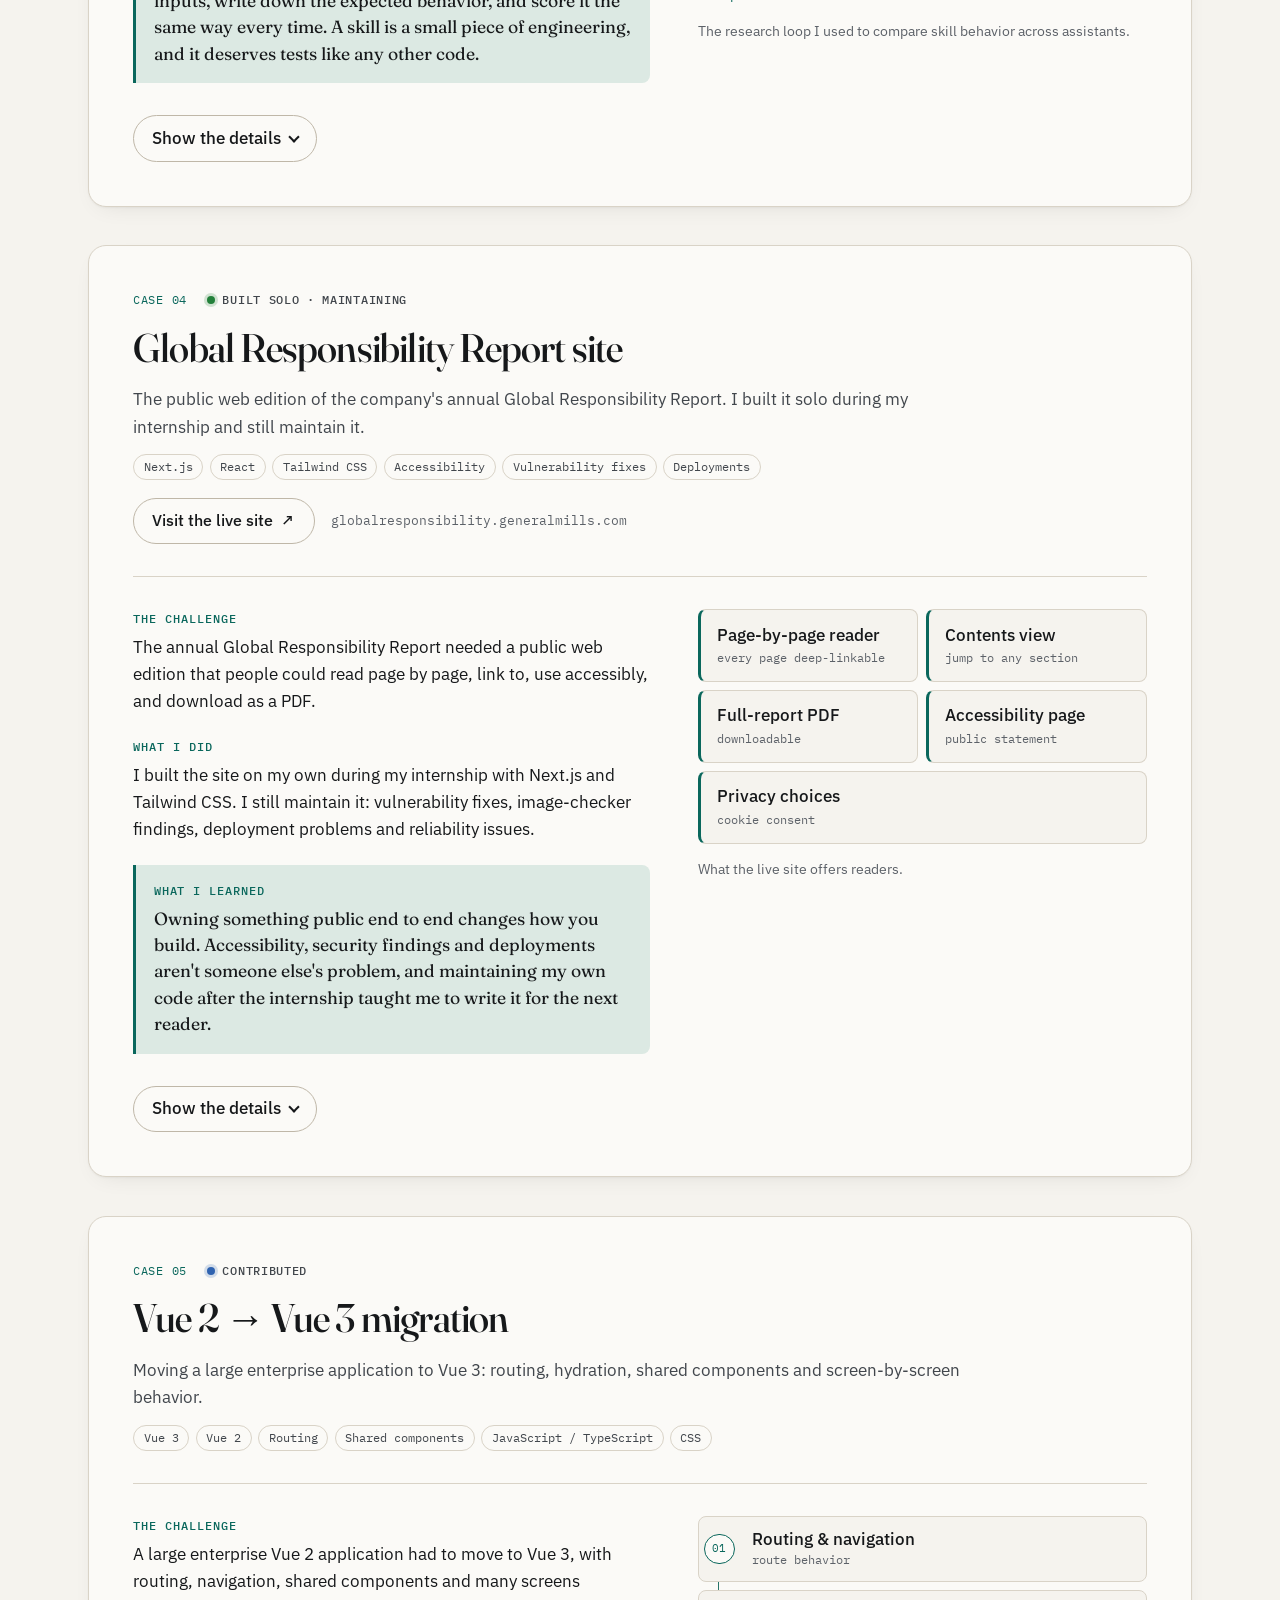
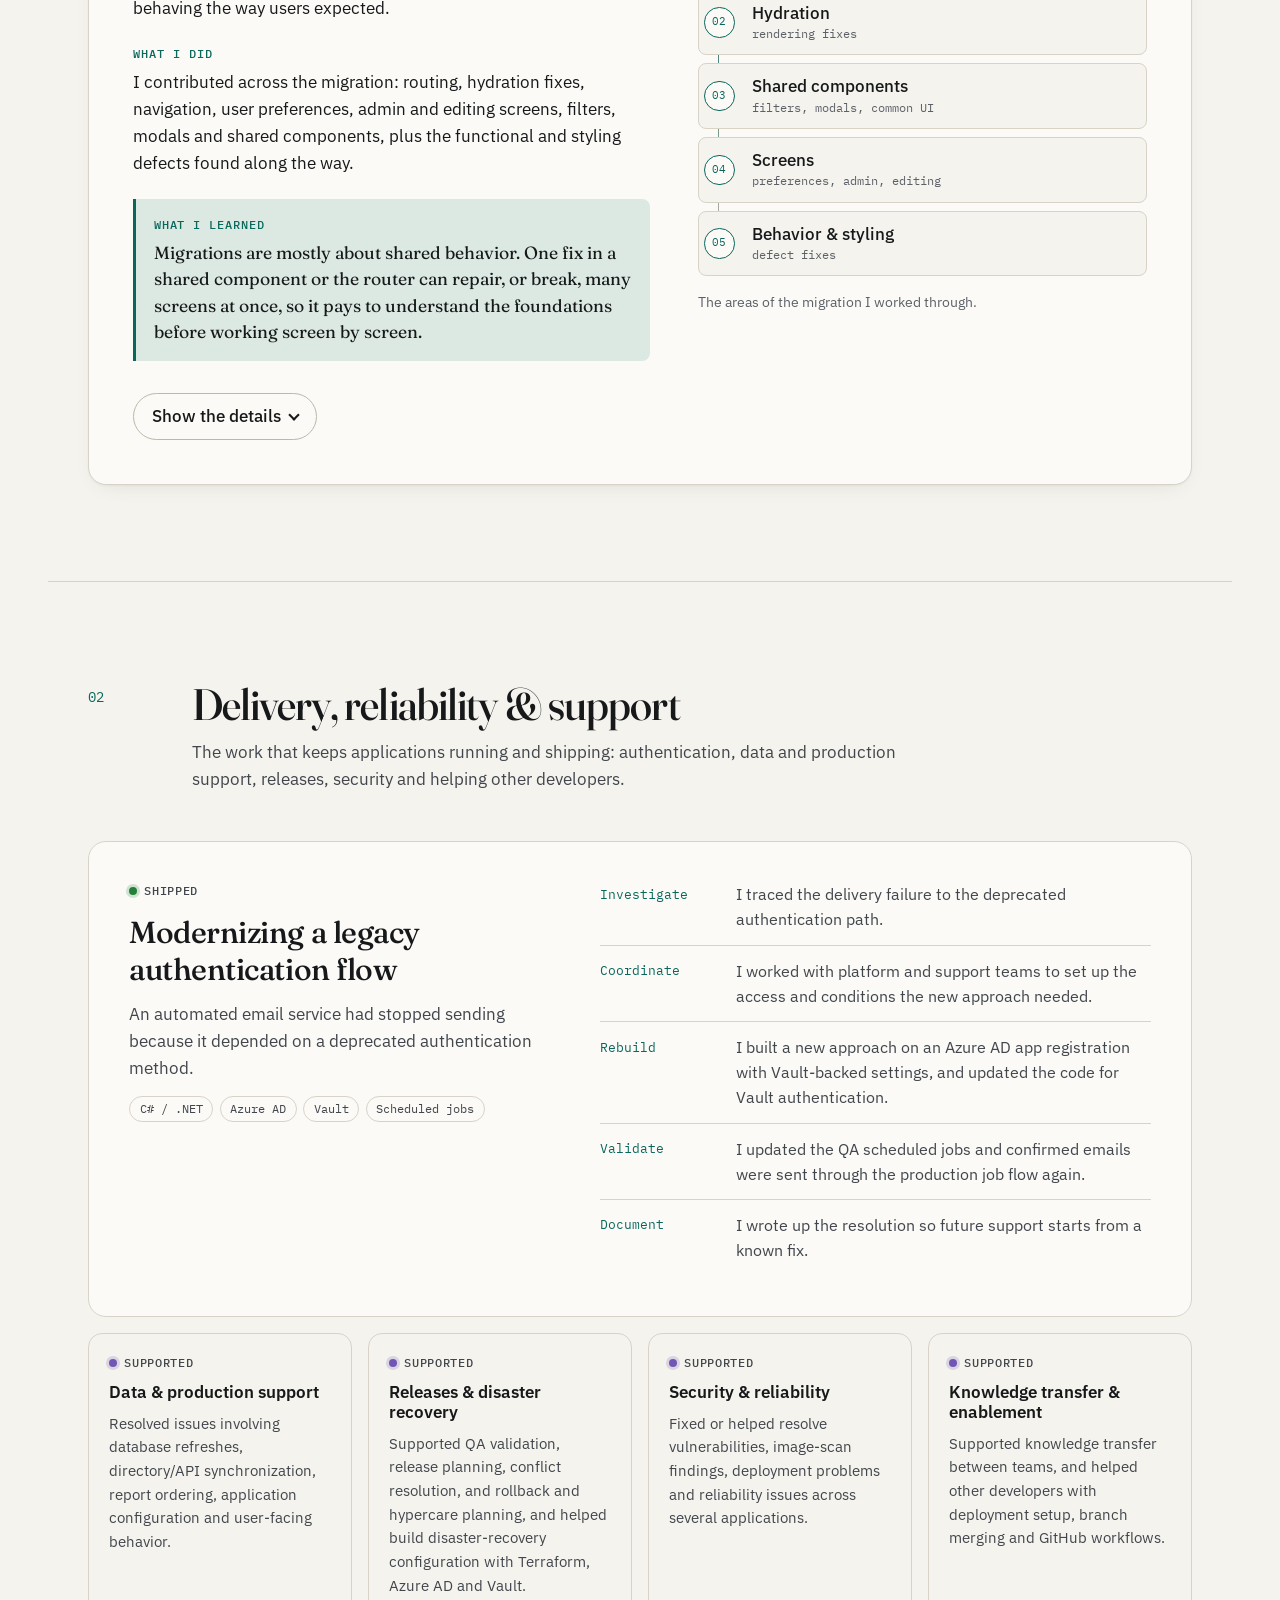
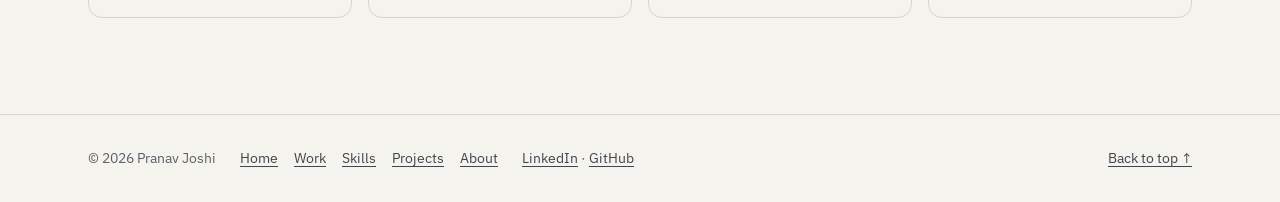
<file: work.html>
<!DOCTYPE html>
<html lang="en">
<head>
  <meta charset="UTF-8">
  <meta name="viewport" content="width=device-width, initial-scale=1">
  <title>Work | Pranav Joshi</title>
  <meta name="description" content="Case studies from Pranav Joshi: data correctness and reconciliation, an organization-wide AI skills platform, researching AI coding assistants, a public report site built solo, and a Vue 3 migration.">
  <meta name="author" content="Pranav Joshi">
  <link rel="canonical" href="https://pranav-jj.github.io/Pranav-JJ/work.html">
  <meta name="color-scheme" content="light dark">
  <meta name="theme-color" content="#f5f3ee" media="(prefers-color-scheme: light)">
  <meta name="theme-color" content="#101315" media="(prefers-color-scheme: dark)">

  <!-- Social preview -->
  <meta property="og:type" content="website">
  <meta property="og:site_name" content="Pranav Joshi">
  <meta property="og:title" content="Work | Pranav Joshi">
  <meta property="og:description" content="Case studies from Pranav Joshi: data correctness and reconciliation, an organization-wide AI skills platform, researching AI coding assistants, a public report site built solo, and a Vue 3 migration.">
  <meta property="og:url" content="https://pranav-jj.github.io/Pranav-JJ/work.html">
  <meta property="og:image" content="https://pranav-jj.github.io/Pranav-JJ/assets/img/og-image.png">
  <meta property="og:image:width" content="1200">
  <meta property="og:image:height" content="630">
  <meta property="og:image:alt" content="Pranav Joshi: software engineer moving toward AI and data engineering.">
  <meta name="twitter:card" content="summary_large_image">

  <link rel="icon" href="assets/img/favicon.svg" type="image/svg+xml">
  <link rel="apple-touch-icon" href="assets/img/apple-touch-icon.png">

  <link rel="preconnect" href="https://fonts.googleapis.com">
  <link rel="preconnect" href="https://fonts.gstatic.com" crossorigin>
  <link rel="stylesheet" href="https://fonts.googleapis.com/css2?family=Fraunces:ital,opsz,wght@0,9..144,400..600;1,9..144,400&family=IBM+Plex+Mono:wght@400;500&family=IBM+Plex+Sans:wght@400;500;600&display=swap">
  <link rel="stylesheet" href="assets/css/site.css">

  <script src="assets/js/content.js" defer></script>
  <script src="assets/js/main.js" defer></script>
</head>
<body>
  <a class="skip-link" href="#main">Skip to content</a>

  <header class="site-header">
    <div class="wrap site-header__inner">
      <a class="brand" href="index.html" aria-label="Pranav Joshi, home">
        <span class="brand__mark" aria-hidden="true">PJ</span>
        <span class="brand__name">Pranav Joshi</span>
      </a>
      <button class="nav-toggle" type="button" aria-expanded="false" aria-controls="site-nav">
        <span class="nav-toggle__bars" aria-hidden="true"></span>
        <span class="nav-toggle__label">Menu</span>
      </button>
      <nav id="site-nav" class="site-nav" aria-label="Primary">
        <ul>
          <li><a href="index.html">Home</a></li>
          <li><a href="work.html" aria-current="page">Work</a></li>
          <li><a href="skills.html">Skills</a></li>
          <li><a href="projects.html">Projects</a></li>
          <li><a href="about.html">About</a></li>
        </ul>
      </nav>
    </div>
  </header>

  <main id="main" tabindex="-1">
    <section class="page-hero wrap" aria-labelledby="page-title">
      <p class="eyebrow">Work</p>
      <h1 id="page-title" class="page-hero__title">Case studies &amp; what I learned</h1>
      <p class="page-hero__lead">Five pieces of work I learned the most from. Each shows the challenge, what I did and what I took away. Open any one for the step-by-step detail.</p>
      <nav class="page-toc" aria-label="On this page">
        <ul>
          <li><a href="#case-data">Data correctness</a></li>
          <li><a href="#case-platform">AI skills platform</a></li>
          <li><a href="#case-ai">AI assistant research</a></li>
          <li><a href="#case-grp">Report site</a></li>
          <li><a href="#case-vue">Vue 3 migration</a></li>
          <li><a href="#more-work">Delivery &amp; support</a></li>
        </ul>
      </nav>
    </section>

    <noscript>
      <div class="wrap noscript">
        <p>Parts of this page load with JavaScript. You can also find me on
          <a href="https://www.linkedin.com/in/pranav-joshi-168298231">LinkedIn</a> and
          <a href="https://github.com/Pranav-JJ">GitHub</a>.</p>
      </div>
    </noscript>

    <section id="cases" class="section wrap" aria-labelledby="cases-title">
      <header class="section__head">
        <p class="section__num" aria-hidden="true">01</p>
        <h2 id="cases-title">Case studies</h2>
      </header>
      <div class="cases" data-render="cases"></div>
    </section>

    <section id="more-work" class="section wrap" aria-labelledby="more-work-title">
      <header class="section__head">
        <p class="section__num" aria-hidden="true">02</p>
        <h2 id="more-work-title">Delivery, reliability &amp; support</h2>
        <p class="section__intro">The work that keeps applications running and shipping: authentication, data and production support, releases, security and helping other developers.</p>
      </header>
      <div data-render="more-work"></div>
    </section>
  </main>

  <footer class="site-footer">
    <div class="wrap site-footer__inner">
      <p>© 2026 Pranav Joshi</p>
      <nav class="site-footer__nav" aria-label="Footer">
        <ul>
        <li><a href="index.html">Home</a></li>
        <li><a href="work.html">Work</a></li>
        <li><a href="skills.html">Skills</a></li>
        <li><a href="projects.html">Projects</a></li>
        <li><a href="about.html">About</a></li>
        </ul>
      </nav>
      <p class="site-footer__links" data-links="text"></p>
      <a class="site-footer__top" href="#main">Back to top <span aria-hidden="true">↑</span></a>
    </div>
  </footer>
</body>
</html>
</file>
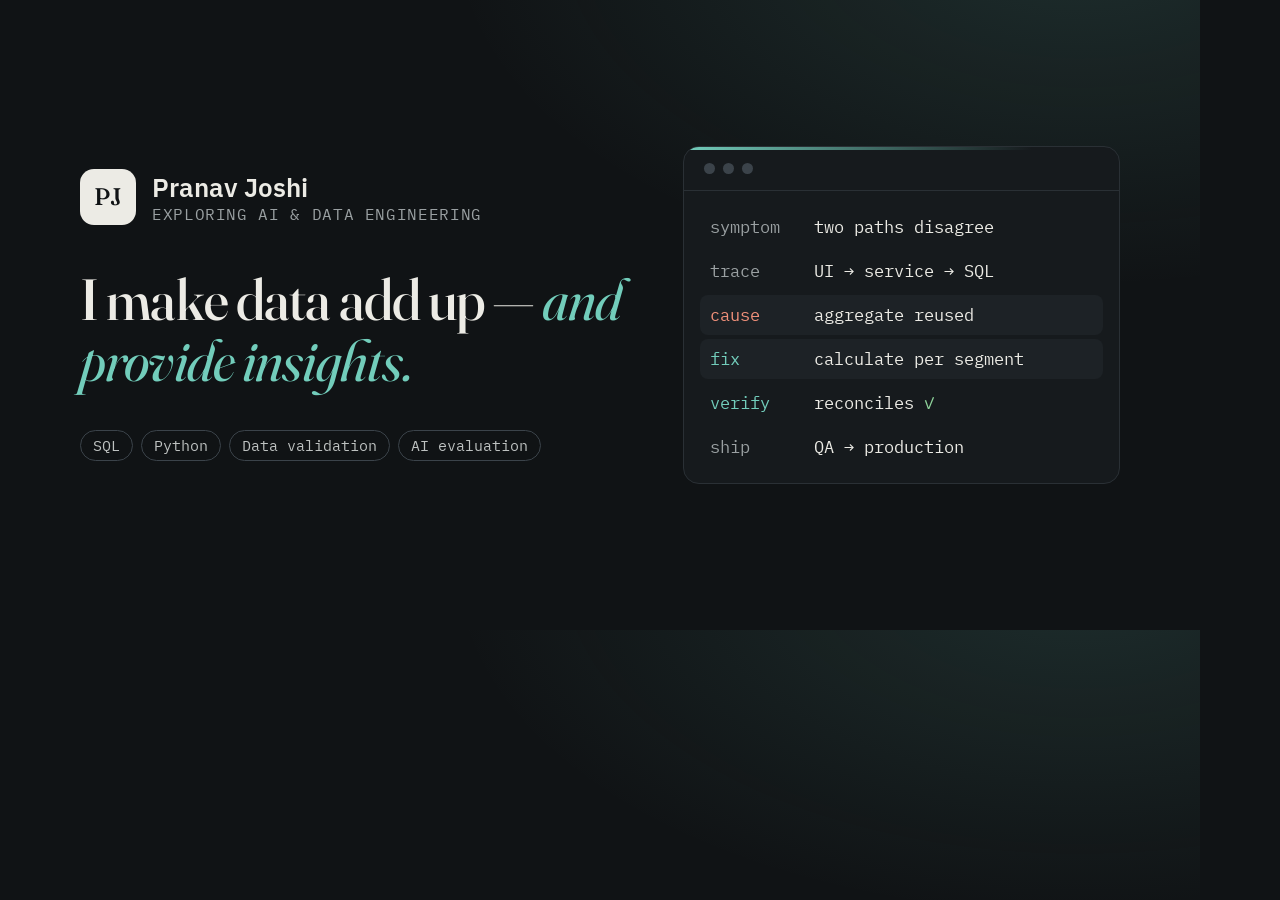
<file: tools/og-image.html>
<!DOCTYPE html>
<!--
  Source for assets/img/og-image.png (1200×630 social preview).
  To regenerate, open this file in a Chromium browser at 1200×630 and take a
  screenshot, e.g.:
    chrome --headless --window-size=1200,630 --screenshot=assets/img/og-image.png tools/og-image.html
-->
<html lang="en">
<head>
  <meta charset="UTF-8">
  <title>OG image — Pranav Joshi</title>
  <link rel="stylesheet" href="https://fonts.googleapis.com/css2?family=Fraunces:ital,opsz,wght@0,9..144,500;1,9..144,400&family=IBM+Plex+Mono:wght@400;500&family=IBM+Plex+Sans:wght@400;500;600&display=block">
  <style>
    * { box-sizing: border-box; margin: 0; padding: 0; }
    html, body { width: 1200px; height: 630px; }
    body {
      display: grid;
      grid-template-columns: 1.25fr 1fr;
      gap: 56px;
      align-items: center;
      padding: 72px 80px;
      background: radial-gradient(900px 500px at 90% -10%, rgba(114, 205, 187, 0.14), transparent 70%), #101315;
      color: #ecebe5;
      font-family: "IBM Plex Sans", system-ui, sans-serif;
      overflow: hidden;
    }
    .brand { display: flex; align-items: center; gap: 16px; margin-bottom: 44px; }
    .mark {
      display: grid; place-items: center; width: 56px; height: 56px; border-radius: 14px;
      background: #ecebe5; color: #101315; font-family: "Fraunces", Georgia, serif; font-size: 24px; font-weight: 500;
    }
    .name { font-size: 26px; font-weight: 600; }
    .role { color: #9aa0a2; font-family: "IBM Plex Mono", monospace; font-size: 16px; letter-spacing: 0.04em; text-transform: uppercase; }
    h1 {
      font-family: "Fraunces", Georgia, serif; font-weight: 500; font-size: 58px; line-height: 1.05; letter-spacing: -0.015em;
      font-variation-settings: "opsz" 144;
    }
    h1 em { color: #72cdbb; font-weight: 400; }
    .tags { display: flex; flex-wrap: wrap; gap: 8px; margin-top: 40px; }
    .tags span {
      padding: 5px 12px; border: 1px solid #3b434a; border-radius: 999px; color: #bec2c1;
      font-family: "IBM Plex Mono", monospace; font-size: 15px;
    }
    .trace {
      position: relative; border: 1px solid #2a3035; border-radius: 16px; background: #161a1d; overflow: hidden;
      font-family: "IBM Plex Mono", monospace; font-size: 17px;
    }
    .trace::before { content: ""; position: absolute; inset: 0 0 auto; height: 3px; background: linear-gradient(90deg, #72cdbb, transparent 80%); }
    .bar { display: flex; gap: 8px; padding: 16px 20px; border-bottom: 1px solid #2a3035; }
    .bar i { width: 11px; height: 11px; border-radius: 50%; background: #3b434a; }
    ol { list-style: none; padding: 16px; display: grid; gap: 4px; }
    li { display: grid; grid-template-columns: 92px 1fr; gap: 12px; padding: 9px 10px; border-radius: 8px; }
    li:nth-child(3), li:nth-child(4) { background: #1d2226; }
    b { font-weight: 400; color: #9aa0a2; }
    li:nth-child(3) b { color: #f0907a; }
    li:nth-child(4) b, li:nth-child(5) b { color: #72cdbb; }
    .ok { color: #8fd49b; }
  </style>
</head>
<body>
  <div>
    <div class="brand">
      <div class="mark">PJ</div>
      <div>
        <div class="name">Pranav Joshi</div>
        <div class="role">Exploring AI &amp; data engineering</div>
      </div>
    </div>
    <h1>I make data add up&nbsp;— <em>and provide insights.</em></h1>
    <div class="tags"><span>SQL</span><span>Python</span><span>Data validation</span><span>AI evaluation</span></div>
  </div>
  <div class="trace">
    <div class="bar"><i></i><i></i><i></i></div>
    <ol>
      <li><b>symptom</b><span>two paths disagree</span></li>
      <li><b>trace</b><span>UI → service → SQL</span></li>
      <li><b>cause</b><span>aggregate reused</span></li>
      <li><b>fix</b><span>calculate per segment</span></li>
      <li><b>verify</b><span>reconciles <span class="ok">✓</span></span></li>
      <li><b>ship</b><span>QA → production</span></li>
    </ol>
  </div>
</body>
</html>
</file>
<file: assets/css/site.css>
/* ==========================================================================
   Pranav Joshi — portfolio
   Light/dark follows the OS preference. One accent, editorial type,
   restrained motion (disabled under prefers-reduced-motion).
   ========================================================================== */

:root {
  --bg: #f5f3ee;
  --bg-elev: #fbfaf7;
  --surface-2: #ece8df;
  --ink: #16181a;
  --ink-2: #41464c;
  --ink-3: #5c6168;
  --line: #d9d3c7;
  --line-strong: #bfb7a8;
  --accent: #0a675c;
  --accent-strong: #07524a;
  --accent-ink: #ffffff;
  --accent-soft: #dce9e3;
  --bad: #a3361f;
  --good: #1f6b2f;

  --s-shipped: #23803a;
  --s-validated: #0a7e70;
  --s-contributed: #2f63b0;
  --s-supported: #7156b3;
  --s-explored: #b5701a;
  --s-progress: #b5701a;

  --glow: rgba(10, 103, 92, 0.1);
  --shadow: 0 1px 2px rgba(22, 24, 26, 0.04), 0 8px 24px -12px rgba(22, 24, 26, 0.12);

  --font-display: "Fraunces", Georgia, "Times New Roman", serif;
  --font-sans: "IBM Plex Sans", system-ui, -apple-system, "Segoe UI", Roboto, "Helvetica Neue", Arial, sans-serif;
  --font-mono: "IBM Plex Mono", ui-monospace, "SFMono-Regular", Menlo, Consolas, monospace;

  --radius: 14px;
  --radius-sm: 8px;
  --header-h: 4rem;
  --gutter: clamp(1rem, 4vw, 2.5rem);

  color-scheme: light dark;
}

@media (prefers-color-scheme: dark) {
  :root {
    --bg: #101315;
    --bg-elev: #161a1d;
    --surface-2: #1d2226;
    --ink: #ecebe5;
    --ink-2: #bec2c1;
    --ink-3: #9aa0a2;
    --line: #2a3035;
    --line-strong: #3b434a;
    --accent: #72cdbb;
    --accent-strong: #9adccf;
    --accent-ink: #0a1a17;
    --accent-soft: #15302a;
    --bad: #f0907a;
    --good: #8fd49b;

    --s-shipped: #6fd08a;
    --s-validated: #72cdbb;
    --s-contributed: #8db4f0;
    --s-supported: #b7a3ef;
    --s-explored: #eab36a;
    --s-progress: #eab36a;

    --glow: rgba(114, 205, 187, 0.08);
    --shadow: 0 1px 2px rgba(0, 0, 0, 0.3), 0 12px 32px -16px rgba(0, 0, 0, 0.6);
  }
}

/* ---------- base ---------- */

*,
*::before,
*::after {
  box-sizing: border-box;
}

html {
  -webkit-text-size-adjust: 100%;
  text-size-adjust: 100%;
  scroll-behavior: smooth;
  scroll-padding-top: calc(var(--header-h) + 1rem);
}

body {
  margin: 0;
  background:
    radial-gradient(60rem 32rem at 85% -10%, var(--glow), transparent 70%),
    var(--bg);
  background-repeat: no-repeat;
  color: var(--ink);
  font-family: var(--font-sans);
  font-size: 1.0625rem;
  line-height: 1.6;
  text-rendering: optimizeLegibility;
  -webkit-font-smoothing: antialiased;
}

img,
svg {
  display: block;
  max-width: 100%;
}

h1,
h2,
h3,
h4 {
  margin: 0;
  line-height: 1.2;
  font-weight: 600;
}

p,
ul,
ol,
dl,
dd,
figure {
  margin: 0;
}

ul,
ol {
  padding: 0;
  list-style: none;
}

a {
  color: var(--accent);
  text-decoration-thickness: 1px;
  text-underline-offset: 0.2em;
}

a:hover {
  color: var(--accent-strong);
}

:focus-visible {
  outline: 2px solid var(--accent);
  outline-offset: 3px;
  border-radius: 4px;
}

main:focus {
  outline: none;
}

::selection {
  background: var(--accent-soft);
  color: var(--ink);
}

.visually-hidden {
  position: absolute !important;
  width: 1px;
  height: 1px;
  padding: 0;
  margin: -1px;
  overflow: hidden;
  clip: rect(0, 0, 0, 0);
  white-space: nowrap;
  border: 0;
}

.skip-link {
  position: absolute;
  left: 1rem;
  top: -4rem;
  z-index: 100;
  padding: 0.6rem 1rem;
  border-radius: var(--radius-sm);
  background: var(--accent);
  color: var(--accent-ink);
  font-weight: 600;
  text-decoration: none;
}

.skip-link:focus {
  top: 1rem;
  color: var(--accent-ink);
}

.wrap {
  width: 100%;
  max-width: 74rem;
  margin-inline: auto;
  padding-inline: var(--gutter);
}

/* ---------- header & nav ---------- */

.site-header {
  position: sticky;
  top: 0;
  z-index: 50;
  background: color-mix(in srgb, var(--bg) 88%, transparent);
  -webkit-backdrop-filter: saturate(140%) blur(10px);
  backdrop-filter: saturate(140%) blur(10px);
  border-bottom: 1px solid var(--line);
}

.site-header__inner {
  display: flex;
  align-items: center;
  justify-content: space-between;
  gap: 1rem;
  min-height: var(--header-h);
}

.brand {
  display: inline-flex;
  align-items: center;
  gap: 0.65rem;
  color: var(--ink);
  text-decoration: none;
  font-weight: 600;
}

.brand:hover {
  color: var(--ink);
}

.brand__mark {
  display: grid;
  place-items: center;
  width: 2.1rem;
  height: 2.1rem;
  border-radius: 9px;
  background: var(--ink);
  color: var(--bg);
  font-family: var(--font-display);
  font-size: 0.95rem;
  font-weight: 600;
  letter-spacing: 0.02em;
}

.site-nav ul {
  display: flex;
  gap: 0.25rem;
}

.site-nav a {
  display: block;
  padding: 0.45rem 0.75rem;
  border-radius: 999px;
  color: var(--ink-2);
  font-size: 0.95rem;
  text-decoration: none;
  transition: color 0.15s ease, background-color 0.15s ease;
}

.site-nav a:hover {
  color: var(--ink);
  background: var(--surface-2);
}

.site-nav a[aria-current="page"] {
  color: var(--ink);
  background: var(--surface-2);
  box-shadow: inset 0 0 0 1px var(--line-strong);
}

.nav-toggle {
  display: none;
  align-items: center;
  gap: 0.55rem;
  padding: 0.5rem 0.8rem;
  border: 1px solid var(--line-strong);
  border-radius: 999px;
  background: transparent;
  color: var(--ink);
  font: inherit;
  font-size: 0.9rem;
  cursor: pointer;
}

.nav-toggle__bars,
.nav-toggle__bars::before,
.nav-toggle__bars::after {
  display: block;
  width: 1rem;
  height: 2px;
  border-radius: 2px;
  background: currentColor;
  transition: transform 0.2s ease, opacity 0.2s ease;
}

.nav-toggle__bars {
  position: relative;
}

.nav-toggle__bars::before,
.nav-toggle__bars::after {
  content: "";
  position: absolute;
  left: 0;
}

.nav-toggle__bars::before {
  top: -5px;
}

.nav-toggle__bars::after {
  top: 5px;
}

.is-open .nav-toggle__bars {
  background: transparent;
}

.is-open .nav-toggle__bars::before {
  transform: translateY(5px) rotate(45deg);
}

.is-open .nav-toggle__bars::after {
  transform: translateY(-5px) rotate(-45deg);
}

@media (max-width: 55.99rem) {
  .nav-toggle {
    display: inline-flex;
  }

  .site-nav {
    display: none;
    position: absolute;
    top: 100%;
    left: 0;
    right: 0;
    padding: 0.5rem var(--gutter) 1rem;
    background: var(--bg);
    border-bottom: 1px solid var(--line);
    box-shadow: var(--shadow);
  }

  .is-open .site-nav {
    display: block;
  }

  .site-nav ul {
    flex-direction: column;
    gap: 0.1rem;
  }

  .site-nav a {
    padding: 0.75rem 0.5rem;
    border-radius: var(--radius-sm);
    font-size: 1.05rem;
  }
}

/* ---------- buttons ---------- */

.button {
  display: inline-flex;
  align-items: center;
  gap: 0.5rem;
  min-height: 2.75rem;
  padding: 0.6rem 1.15rem;
  border: 1px solid transparent;
  border-radius: 999px;
  font-size: 0.975rem;
  font-weight: 500;
  text-decoration: none;
  transition: background-color 0.15s ease, border-color 0.15s ease, color 0.15s ease, transform 0.15s ease;
}

.button svg {
  width: 1.05rem;
  height: 1.05rem;
}

.button--primary {
  background: var(--accent);
  color: var(--accent-ink);
}

.button--primary:hover {
  background: var(--accent-strong);
  color: var(--accent-ink);
}

.button--ghost {
  border-color: var(--line-strong);
  color: var(--ink);
}

.button--ghost:hover {
  border-color: var(--ink-3);
  background: var(--surface-2);
  color: var(--ink);
}

/* ---------- hero ---------- */

.hero {
  display: grid;
  gap: clamp(2.5rem, 5vw, 4rem);
  align-items: center;
  padding-block: clamp(3.5rem, 9vw, 7rem) clamp(3rem, 6vw, 5rem);
}

@media (min-width: 60rem) {
  .hero {
    grid-template-columns: minmax(0, 1.3fr) minmax(0, 1fr);
  }
}

.eyebrow {
  margin-bottom: 1.25rem;
  color: var(--ink-3);
  font-family: var(--font-mono);
  font-size: 0.8rem;
  letter-spacing: 0.04em;
  text-transform: uppercase;
}

.hero__title {
  font-family: var(--font-display);
  font-size: clamp(2.35rem, 5.4vw, 4.25rem);
  font-weight: 500;
  font-variation-settings: "opsz" 144;
  line-height: 1.04;
  letter-spacing: -0.025em;
  text-wrap: balance;
}

.hero__title em {
  color: var(--accent);
  font-style: italic;
  font-weight: 400;
}

.hero__lead {
  max-width: 38rem;
  margin-top: 1.5rem;
  color: var(--ink-2);
  font-size: clamp(1.05rem, 1.6vw, 1.2rem);
}

.hero__actions {
  display: flex;
  flex-wrap: wrap;
  gap: 0.75rem;
  margin-top: 2rem;
}

.hero__links {
  display: contents;
}

/* debug-trace motif */
.trace {
  position: relative;
  border: 1px solid var(--line);
  border-radius: var(--radius);
  background: var(--bg-elev);
  box-shadow: var(--shadow);
  overflow: hidden;
}

.trace::before {
  content: "";
  position: absolute;
  inset: 0 0 auto;
  height: 2px;
  background: linear-gradient(90deg, var(--accent), transparent 80%);
}

.trace__bar {
  display: flex;
  align-items: center;
  gap: 0.4rem;
  padding: 0.7rem 1rem;
  border-bottom: 1px solid var(--line);
}

.trace__bar span {
  width: 0.6rem;
  height: 0.6rem;
  border-radius: 50%;
  background: var(--line-strong);
}

.trace__bar code {
  margin-left: 0.5rem;
  color: var(--ink-3);
  font-family: var(--font-mono);
  font-size: 0.78rem;
}

.trace__lines {
  display: grid;
  gap: 0.15rem;
  padding: 1rem 1rem 0.5rem;
  font-family: var(--font-mono);
  font-size: 0.85rem;
}

.trace__lines li {
  display: grid;
  grid-template-columns: 5.5rem 1fr;
  gap: 0.75rem;
  padding: 0.45rem 0.5rem;
  border-radius: 6px;
}

.trace__lines li:nth-child(3),
.trace__lines li:nth-child(4) {
  background: var(--surface-2);
}

.trace__key {
  color: var(--ink-3);
}

@media (max-width: 30rem) {
  .trace__lines {
    padding-inline: 0.6rem;
    font-size: 0.8rem;
  }

  .trace__lines li {
    grid-template-columns: 4.25rem 1fr;
    gap: 0.5rem;
  }
}

.trace__lines li:nth-child(3) .trace__key {
  color: var(--bad);
}

.trace__lines li:nth-child(4) .trace__key,
.trace__lines li:nth-child(5) .trace__key {
  color: var(--accent);
}

.trace__val {
  color: var(--ink);
}

.trace__ok {
  color: var(--good);
  font-weight: 500;
}

.trace__caption {
  padding: 0.5rem 1.5rem 1.1rem;
  color: var(--ink-3);
  font-size: 0.85rem;
}

@media (prefers-reduced-motion: no-preference) {
  .trace__lines li {
    animation: trace-in 0.45s ease both;
  }

  .trace__lines li:nth-child(1) { animation-delay: 0.1s; }
  .trace__lines li:nth-child(2) { animation-delay: 0.25s; }
  .trace__lines li:nth-child(3) { animation-delay: 0.4s; }
  .trace__lines li:nth-child(4) { animation-delay: 0.55s; }
  .trace__lines li:nth-child(5) { animation-delay: 0.7s; }
  .trace__lines li:nth-child(6) { animation-delay: 0.85s; }
}

@keyframes trace-in {
  from {
    opacity: 0;
    transform: translateY(4px);
  }
}

.noscript {
  padding-block: 1rem;
  color: var(--ink-2);
}

/* ---------- inner-page hero ---------- */

.page-hero {
  padding-block: clamp(3rem, 7vw, 5.5rem) clamp(2.5rem, 5vw, 4rem);
}

.page-hero__title {
  max-width: 20ch;
  font-family: var(--font-display);
  font-size: clamp(2.2rem, 4.6vw, 3.6rem);
  font-weight: 500;
  font-variation-settings: "opsz" 144;
  line-height: 1.08;
  letter-spacing: -0.025em;
  text-wrap: balance;
}

.page-hero__lead {
  max-width: 44rem;
  margin-top: 1.25rem;
  color: var(--ink-2);
  font-size: clamp(1.05rem, 1.5vw, 1.15rem);
}

.page-toc ul {
  display: flex;
  flex-wrap: wrap;
  gap: 0.5rem;
  margin-top: 2rem;
}

.page-toc a {
  display: inline-flex;
  align-items: center;
  min-height: 2.5rem;
  padding: 0.4rem 0.95rem;
  border: 1px solid var(--line-strong);
  border-radius: 999px;
  color: var(--ink);
  font-size: 0.925rem;
  text-decoration: none;
  transition: background-color 0.15s ease, border-color 0.15s ease;
}

.page-toc a:hover {
  border-color: var(--ink-3);
  background: var(--surface-2);
  color: var(--ink);
}

/* ---------- sections ---------- */

.section {
  padding-block: clamp(3.5rem, 8vw, 6rem);
  border-top: 1px solid var(--line);
}

.section--flush {
  padding-top: clamp(2rem, 5vw, 3rem);
}

.section__head {
  display: grid;
  gap: 0.5rem 2rem;
  margin-bottom: clamp(2rem, 4vw, 3rem);
}

@media (min-width: 48rem) {
  .section__head {
    grid-template-columns: 4.5rem minmax(0, 1fr);
  }

  .section__head > :not(.section__num) {
    grid-column: 2;
  }
}

.section__num {
  padding-top: 0.55rem;
  color: var(--accent);
  font-family: var(--font-mono);
  font-size: 0.85rem;
}

.section h2 {
  font-family: var(--font-display);
  font-size: clamp(1.9rem, 3.6vw, 2.75rem);
  font-weight: 500;
  font-variation-settings: "opsz" 96;
  letter-spacing: -0.02em;
  text-wrap: balance;
}

.section__intro {
  max-width: 44rem;
  color: var(--ink-2);
}

/* ---------- shared: status & tags ---------- */

.status {
  display: inline-flex;
  align-items: center;
  gap: 0.45rem;
  color: var(--ink-2);
  font-family: var(--font-mono);
  font-size: 0.72rem;
  font-weight: 500;
  letter-spacing: 0.06em;
  text-transform: uppercase;
  white-space: nowrap;
}

.status__dot {
  width: 0.5rem;
  height: 0.5rem;
  border-radius: 50%;
  background: var(--dot, var(--ink-3));
  box-shadow: 0 0 0 3px color-mix(in srgb, var(--dot, var(--ink-3)) 20%, transparent);
}

.status--built { --dot: var(--s-shipped); }
.status--solo { --dot: var(--s-shipped); }
.status--researched { --dot: var(--s-validated); }
.status--shipped { --dot: var(--s-shipped); }
.status--validated { --dot: var(--s-validated); }
.status--contributed { --dot: var(--s-contributed); }
.status--supported { --dot: var(--s-supported); }
.status--explored { --dot: var(--s-explored); }
.status--progress { --dot: var(--s-progress); }

.tags {
  display: flex;
  flex-wrap: wrap;
  gap: 0.4rem;
}

.tags li {
  padding: 0.2rem 0.6rem;
  border: 1px solid var(--line);
  border-radius: 999px;
  background: var(--bg-elev);
  color: var(--ink-2);
  font-family: var(--font-mono);
  font-size: 0.75rem;
  line-height: 1.5;
}

/* ---------- focus (home) ---------- */

.focus-grid {
  display: grid;
  gap: 1rem;
}

@media (min-width: 52rem) {
  .focus-grid {
    grid-template-columns: repeat(2, minmax(0, 1fr));
  }
}

.focus {
  position: relative;
  display: grid;
  gap: 0.9rem;
  align-content: start;
  padding: clamp(1.4rem, 3vw, 2.25rem);
  border: 1px solid var(--line);
  border-radius: calc(var(--radius) + 4px);
  background: var(--bg-elev);
  box-shadow: var(--shadow);
  overflow: hidden;
}

.focus::before {
  content: "";
  position: absolute;
  inset: 0 0 auto;
  height: 3px;
  background: linear-gradient(90deg, var(--accent), transparent 85%);
}

.focus__label {
  color: var(--accent);
  font-family: var(--font-mono);
  font-size: 0.75rem;
  letter-spacing: 0.08em;
  text-transform: uppercase;
}

.focus h3 {
  font-family: var(--font-display);
  font-size: clamp(1.5rem, 2.6vw, 1.9rem);
  font-weight: 500;
  letter-spacing: -0.015em;
}

.focus__body {
  color: var(--ink-2);
}

.focus__points {
  display: grid;
  gap: 0.5rem;
  padding-top: 0.25rem;
}

.focus__points li {
  position: relative;
  padding-left: 1.35rem;
  font-size: 0.95rem;
}

.focus__points li::before {
  content: "→";
  position: absolute;
  left: 0;
  color: var(--accent);
  font-family: var(--font-mono);
  font-size: 0.85rem;
}

.focus__link {
  justify-self: start;
  margin-top: 0.5rem;
  font-weight: 500;
}

/* ---------- explore (home) ---------- */

.explore {
  display: grid;
  gap: 1rem;
}

@media (min-width: 40rem) {
  .explore {
    grid-template-columns: repeat(2, minmax(0, 1fr));
  }
}

@media (min-width: 64rem) {
  .explore {
    grid-template-columns: repeat(4, minmax(0, 1fr));
  }
}

.explore__card {
  display: grid;
  gap: 0.5rem;
  align-content: start;
  height: 100%;
  padding: 1.3rem 1.4rem;
  border: 1px solid var(--line);
  border-radius: var(--radius);
  color: inherit;
  text-decoration: none;
  transition: border-color 0.2s ease, background-color 0.2s ease;
}

.explore__card:hover {
  border-color: var(--accent);
  background: var(--bg-elev);
  color: inherit;
}

.explore__title {
  font-family: var(--font-display);
  font-size: 1.35rem;
  font-weight: 500;
}

.explore__title span {
  color: var(--accent);
}

.explore__body {
  color: var(--ink-2);
  font-size: 0.925rem;
}

/* ---------- impact ---------- */

.impact-grid {
  display: grid;
  gap: 1rem;
}

@media (min-width: 40rem) {
  .impact-grid {
    grid-template-columns: repeat(2, minmax(0, 1fr));
  }
}

/* Five-card grids: 1 column → 2 columns → 6-track editorial layout. */
@media (min-width: 40rem) {
  .toolkit,
  .projects {
    grid-template-columns: repeat(2, minmax(0, 1fr));
  }

  .toolkit > :last-child:nth-child(odd),
  .projects > :last-child:nth-child(odd) {
    grid-column: 1 / -1;
  }
}

@media (min-width: 64rem) {
  .toolkit,
  .projects {
    grid-template-columns: repeat(6, minmax(0, 1fr));
  }

  .toolkit > *,
  .projects > *,
  .toolkit > :last-child:nth-child(odd),
  .projects > :last-child:nth-child(odd) {
    grid-column: span 2;
  }

  /* with five items, the last two share the second row */
  .toolkit > :nth-child(4):nth-last-child(2),
  .toolkit > :nth-child(5):last-child,
  .projects > :nth-child(4):nth-last-child(2),
  .projects > :nth-child(5):last-child {
    grid-column: span 3;
  }
}

.impact__link {
  display: flex;
  flex-direction: column;
  gap: 0.75rem;
  height: 100%;
  padding: 1.4rem;
  border: 1px solid var(--line);
  border-radius: var(--radius);
  background: var(--bg-elev);
  color: inherit;
  text-decoration: none;
  transition: border-color 0.2s ease, transform 0.2s ease, box-shadow 0.2s ease;
}

.impact__link:hover {
  border-color: var(--line-strong);
  box-shadow: var(--shadow);
  color: inherit;
}

.impact__title {
  font-family: var(--font-display);
  font-size: 1.3rem;
  font-weight: 500;
  letter-spacing: -0.01em;
}

.impact__body {
  color: var(--ink-2);
  font-size: 0.975rem;
}

.impact__more {
  margin-top: auto;
  padding-top: 0.25rem;
  color: var(--accent);
  font-family: var(--font-mono);
  font-size: 0.78rem;
}

@media (prefers-reduced-motion: no-preference) {
  .impact__link:hover {
    transform: translateY(-2px);
  }
}

/* ---------- case studies ---------- */

.cases {
  display: grid;
  grid-template-columns: minmax(0, 1fr);
  gap: clamp(1.5rem, 3vw, 2.5rem);
}

.case {
  position: relative;
  padding: clamp(1.4rem, 3.5vw, 2.75rem);
  border: 1px solid var(--line);
  border-radius: calc(var(--radius) + 4px);
  background: var(--bg-elev);
  box-shadow: var(--shadow);
  scroll-margin-top: calc(var(--header-h) + 1rem);
}

.case__head {
  display: grid;
  gap: 0.85rem;
  max-width: 52rem;
}

.case__meta {
  display: flex;
  flex-wrap: wrap;
  align-items: center;
  gap: 0.5rem 1.25rem;
}

.case__index {
  color: var(--accent);
  font-family: var(--font-mono);
  font-size: 0.78rem;
  letter-spacing: 0.06em;
  text-transform: uppercase;
}

.case__title {
  font-family: var(--font-display);
  font-size: clamp(1.75rem, 3.4vw, 2.5rem);
  font-weight: 500;
  font-variation-settings: "opsz" 96;
  letter-spacing: -0.02em;
}

.case__kicker {
  color: var(--ink-2);
  font-size: 1.075rem;
}

.case__body {
  display: grid;
  gap: 2rem;
  margin-top: 2rem;
  padding-top: 2rem;
  border-top: 1px solid var(--line);
}

@media (min-width: 60rem) {
  .case__body {
    grid-template-columns: minmax(0, 1.15fr) minmax(0, 1fr);
    gap: 3rem;
  }
}

.case__summary {
  display: grid;
  gap: 1.35rem;
}

.case__summary dt,
.case__notes h4,
.case__did h4 {
  margin-bottom: 0.35rem;
  color: var(--accent);
  font-family: var(--font-mono);
  font-size: 0.75rem;
  font-weight: 500;
  letter-spacing: 0.08em;
  text-transform: uppercase;
}

.case__summary dd {
  color: var(--ink);
}

.case__learned {
  padding: 1rem 1.1rem;
  border-left: 3px solid var(--accent);
  border-radius: 0 var(--radius-sm) var(--radius-sm) 0;
  background: var(--accent-soft);
}

.case__learned dd {
  font-family: var(--font-display);
  font-size: 1.1rem;
  line-height: 1.5;
}

/* expandable detail */
.case__more {
  margin-top: 2rem;
}

.case__more > summary {
  display: inline-flex;
  align-items: center;
  gap: 0.6rem;
  min-height: 2.75rem;
  padding: 0.55rem 1.1rem;
  border: 1px solid var(--line-strong);
  border-radius: 999px;
  color: var(--ink);
  font-weight: 500;
  cursor: pointer;
  list-style: none;
  transition: background-color 0.15s ease, border-color 0.15s ease;
}

.case__more > summary::-webkit-details-marker {
  display: none;
}

.case__more > summary::after {
  content: "";
  width: 0.5rem;
  height: 0.5rem;
  margin-top: -0.2rem;
  border-right: 2px solid currentColor;
  border-bottom: 2px solid currentColor;
  transform: rotate(45deg);
  transition: transform 0.2s ease;
}

.case__more[open] > summary::after {
  margin-top: 0.2rem;
  transform: rotate(-135deg);
}

.case__more > summary:hover {
  border-color: var(--ink-3);
  background: var(--surface-2);
}

.case__more-close,
.case__more[open] .case__more-open {
  display: none;
}

.case__more[open] .case__more-close {
  display: inline;
}

.case__detail {
  display: grid;
  gap: 2rem;
  margin-top: 1.75rem;
}

@media (prefers-reduced-motion: no-preference) {
  .case__more[open] .case__detail {
    animation: fade-in 0.3s ease both;
  }
}

@keyframes fade-in {
  from {
    opacity: 0;
    transform: translateY(6px);
  }
}

.case__did ul {
  column-gap: 2.5rem;
}

@media (min-width: 60rem) {
  .case__did ul {
    columns: 2;
  }
}

.case__did li {
  position: relative;
  margin-bottom: 0.6rem;
  break-inside: avoid;
  padding-left: 1.25rem;
  color: var(--ink-2);
  font-size: 0.975rem;
}

.case__did li::before {
  content: "";
  position: absolute;
  left: 0;
  top: 0.7em;
  width: 0.5rem;
  height: 1px;
  background: var(--accent);
}

.case__notes {
  display: grid;
  gap: 1.5rem;
  padding-top: 1.75rem;
  border-top: 1px dashed var(--line-strong);
}

@media (min-width: 52rem) {
  .case__notes {
    grid-template-columns: repeat(3, minmax(0, 1fr));
    gap: 2rem;
  }
}

.case__notes p {
  color: var(--ink-2);
  font-size: 0.975rem;
}

/* ---------- visuals ---------- */

.visual {
  display: grid;
  gap: 0.9rem;
  align-content: start;
}

.visual figcaption {
  color: var(--ink-3);
  font-size: 0.875rem;
}

/* vertical pipeline */
.flow {
  position: relative;
  display: grid;
  gap: 0.5rem;
  counter-reset: flow;
}

.flow::before {
  content: "";
  position: absolute;
  left: 1.3rem;
  top: 1.25rem;
  bottom: 1.25rem;
  width: 1px;
  background: linear-gradient(var(--accent), var(--line-strong));
}

.flow__step {
  position: relative;
  display: grid;
  grid-template-columns: 2.6rem minmax(0, 1fr);
  grid-template-rows: auto auto;
  column-gap: 0.75rem;
  align-items: center;
  padding: 0.7rem 1rem 0.7rem 0;
  border: 1px solid var(--line);
  border-radius: var(--radius-sm);
  background: var(--bg);
}

.flow__num {
  grid-row: 1 / span 2;
  justify-self: center;
  display: grid;
  place-items: center;
  width: 1.9rem;
  height: 1.9rem;
  border: 1px solid var(--accent);
  border-radius: 50%;
  background: var(--bg-elev);
  color: var(--accent);
  font-family: var(--font-mono);
  font-size: 0.7rem;
}

.flow__label {
  font-weight: 500;
  line-height: 1.3;
}

.flow__note {
  color: var(--ink-3);
  font-family: var(--font-mono);
  font-size: 0.75rem;
}

.flow--loop .flow__step:last-child .flow__num {
  background: var(--accent);
  color: var(--accent-ink);
}

.flow__repeat {
  color: var(--accent);
  font-family: var(--font-mono);
  font-size: 0.8rem;
}

/* feature tiles */
.features {
  display: grid;
  grid-template-columns: repeat(auto-fit, minmax(min(100%, 11rem), 1fr));
  gap: 0.5rem;
}

.features li:last-child:nth-child(odd) {
  grid-column: 1 / -1;
}

.features li {
  display: grid;
  gap: 0.15rem;
  padding: 0.85rem 1rem;
  border: 1px solid var(--line);
  border-left: 3px solid var(--accent);
  border-radius: var(--radius-sm);
  background: var(--bg);
}

.features__label {
  font-weight: 500;
  line-height: 1.3;
}

.features__note {
  color: var(--ink-3);
  font-family: var(--font-mono);
  font-size: 0.75rem;
}

.case__site {
  display: flex;
  flex-wrap: wrap;
  align-items: center;
  gap: 0.5rem 1rem;
  margin-top: 0.25rem;
}

.case__site-url {
  min-width: 0;
  overflow-wrap: anywhere;
  color: var(--ink-3);
  font-family: var(--font-mono);
  font-size: 0.8rem;
}

/* reconciliation diagram */
.recon {
  display: grid;
  grid-template-columns: repeat(auto-fit, minmax(min(100%, 13rem), 1fr));
  gap: 0.75rem;
}

.recon__panel {
  display: grid;
  gap: 0.6rem;
  align-content: start;
  padding: 1rem;
  border: 1px solid var(--line);
  border-radius: var(--radius-sm);
  background: var(--bg);
}

.recon__panel--after {
  border-color: color-mix(in srgb, var(--accent) 45%, var(--line));
}

.recon__label {
  color: var(--ink-3);
  font-family: var(--font-mono);
  font-size: 0.72rem;
  letter-spacing: 0.08em;
  text-transform: uppercase;
}

.recon__panel--after .recon__label {
  color: var(--accent);
}

.recon__source {
  font-weight: 500;
  line-height: 1.3;
}

.recon__rows {
  display: grid;
  gap: 0.3rem;
}

.recon__rows li {
  display: flex;
  flex-wrap: wrap;
  justify-content: space-between;
  gap: 0 0.5rem;
  white-space: nowrap;
  padding: 0.35rem 0.55rem;
  border-radius: 6px;
  background: var(--surface-2);
  font-family: var(--font-mono);
  font-size: 0.75rem;
}

.recon__val {
  color: var(--ink-3);
}

.recon__panel--after .recon__val {
  color: var(--accent);
}

.recon__result {
  display: grid;
  gap: 0.1rem;
  font-family: var(--font-mono);
  font-size: 0.78rem;
}


.recon__result--bad {
  color: var(--bad);
}

.recon__result--good {
  color: var(--good);
}

/* ---------- more work ---------- */

.feature {
  display: grid;
  gap: 2rem;
  padding: clamp(1.4rem, 3.5vw, 2.5rem);
  border: 1px solid var(--line);
  border-radius: calc(var(--radius) + 4px);
  background: var(--bg-elev);
  scroll-margin-top: calc(var(--header-h) + 1rem);
}

@media (min-width: 60rem) {
  .feature {
    grid-template-columns: minmax(0, 1fr) minmax(0, 1.3fr);
    gap: 3rem;
  }
}

.feature__head {
  display: grid;
  gap: 0.85rem;
  align-content: start;
}

.feature h3 {
  font-family: var(--font-display);
  font-size: clamp(1.45rem, 2.6vw, 1.9rem);
  font-weight: 500;
  letter-spacing: -0.015em;
}

.feature__summary {
  color: var(--ink-2);
}

.feature__steps {
  display: grid;
  gap: 0;
}

.feature__steps li {
  display: grid;
  grid-template-columns: 7.5rem minmax(0, 1fr);
  gap: 1rem;
  padding-block: 0.8rem;
  border-top: 1px solid var(--line);
}

.feature__steps li:first-child {
  border-top: 0;
  padding-top: 0;
}

.feature__step {
  color: var(--accent);
  font-family: var(--font-mono);
  font-size: 0.8rem;
  padding-top: 0.15rem;
}

.feature__steps p {
  color: var(--ink-2);
  font-size: 0.975rem;
}

@media (max-width: 30rem) {
  .feature__steps li {
    grid-template-columns: 1fr;
    gap: 0.2rem;
  }
}

.breadth {
  display: grid;
  gap: 1rem;
}

@media (min-width: 40rem) {
  .breadth {
    grid-template-columns: repeat(2, minmax(0, 1fr));
  }
}

@media (min-width: 64rem) {
  .breadth {
    grid-template-columns: repeat(4, minmax(0, 1fr));
  }
}

.breadth {
  margin-top: 1rem;
}

.breadth__card {
  display: grid;
  gap: 0.6rem;
  align-content: start;
  padding: 1.25rem;
  border: 1px solid var(--line);
  border-radius: var(--radius);
}

.breadth__card h3 {
  font-size: 1.05rem;
}

.breadth__card p {
  color: var(--ink-2);
  font-size: 0.925rem;
}

/* ---------- approach ---------- */

.approach {
  display: grid;
  gap: 2rem 1.5rem;
}

@media (min-width: 36rem) {
  .approach {
    grid-template-columns: repeat(2, minmax(0, 1fr));
  }
}

@media (min-width: 60rem) {
  .approach {
    grid-template-columns: repeat(3, minmax(0, 1fr));
    gap: 2.5rem 2rem;
  }
}

.approach__step {
  position: relative;
  display: grid;
  gap: 0.5rem;
  align-content: start;
  padding-top: 1.25rem;
  border-top: 1px solid var(--line-strong);
}

.approach__step::before {
  content: "";
  position: absolute;
  top: -1px;
  left: 0;
  width: 2.5rem;
  height: 3px;
  background: var(--accent);
}

.approach__num {
  color: var(--accent);
  font-family: var(--font-display);
  font-size: 1.1rem;
  font-style: italic;
}

.approach__step h3 {
  font-family: var(--font-display);
  font-size: 1.45rem;
  font-weight: 500;
}

.approach__step p {
  color: var(--ink-2);
  font-size: 0.975rem;
}

/* ---------- toolkit ---------- */

.toolkit {
  display: grid;
  gap: 1rem;
}

.tool-group {
  display: grid;
  gap: 0.9rem;
  align-content: start;
  padding: 1.4rem;
  border: 1px solid var(--line);
  border-radius: var(--radius);
  background: var(--bg-elev);
}

.tool-group h3 {
  font-size: 1.05rem;
}

.tool-group__evidence {
  margin-top: auto;
  color: var(--ink-2);
  font-size: 0.9rem;
}

.tool-group__evidence span {
  margin-right: 0.35rem;
  color: var(--accent);
  font-family: var(--font-mono);
  font-size: 0.72rem;
  letter-spacing: 0.06em;
  text-transform: uppercase;
}

/* ---------- timeline ---------- */

.timeline {
  position: relative;
  display: grid;
  gap: 0;
}

.timeline__item {
  position: relative;
  display: grid;
  gap: 0.25rem 2rem;
  padding: 0 0 2.25rem 2rem;
}

.timeline__item::before {
  content: "";
  position: absolute;
  left: 0.3rem;
  top: 0.5rem;
  bottom: 0;
  width: 1px;
  background: var(--line-strong);
}

.timeline__item:last-child {
  padding-bottom: 0;
}

.timeline__item:last-child::before {
  display: none;
}

.timeline__item::after {
  content: "";
  position: absolute;
  left: 0;
  top: 0.35rem;
  width: 0.65rem;
  height: 0.65rem;
  border: 2px solid var(--line-strong);
  border-radius: 50%;
  background: var(--bg);
}

.timeline__item--current::after {
  border-color: var(--accent);
  background: var(--accent);
  box-shadow: 0 0 0 5px var(--accent-soft);
}

.timeline__phase {
  color: var(--accent);
  font-family: var(--font-mono);
  font-size: 0.78rem;
  letter-spacing: 0.06em;
  text-transform: uppercase;
}

.timeline__item h3 {
  font-family: var(--font-display);
  font-size: 1.35rem;
  font-weight: 500;
}

.timeline__item p:not(.timeline__phase) {
  max-width: 40rem;
  color: var(--ink-2);
}

@media (min-width: 48rem) {
  .timeline__item {
    grid-template-columns: 11rem minmax(0, 1fr);
    padding-left: 2.5rem;
  }

  .timeline__phase {
    grid-row: 1 / span 2;
    padding-top: 0.35rem;
  }
}

/* ---------- learning ---------- */

.learning__legend {
  display: flex;
  flex-wrap: wrap;
  gap: 0.5rem;
  margin-bottom: 1.25rem;
}

.chip {
  display: inline-flex;
  align-items: center;
  gap: 0.4rem;
  padding: 0.25rem 0.65rem;
  border: 1px solid var(--line-strong);
  border-radius: 999px;
  font-size: 0.85rem;
  line-height: 1.4;
}

.chip--done {
  background: var(--bg-elev);
}

.chip--done::before {
  content: "✓";
  color: var(--good);
  font-size: 0.8rem;
}

.chip--progress {
  border-style: dashed;
  border-color: var(--s-progress);
  color: var(--ink);
}

.chip--progress::before {
  content: "◐";
  color: var(--s-progress);
  font-size: 0.8rem;
}

.learning__rows {
  display: grid;
  border-top: 1px solid var(--line);
}

.learn-row {
  display: grid;
  gap: 0.75rem 1.5rem;
  align-items: center;
  padding-block: 1.1rem;
  border-bottom: 1px solid var(--line);
}

@media (min-width: 52rem) {
  .learn-row {
    grid-template-columns: minmax(0, 1.2fr) auto minmax(0, 1fr);
  }
}

.learn-row__learned {
  display: flex;
  flex-wrap: wrap;
  gap: 0.4rem;
}

.learn-row__arrow {
  color: var(--accent);
  font-size: 1.1rem;
}

@media (max-width: 51.99rem) {
  .learn-row__arrow {
    display: none;
  }
}

.learn-row__applied {
  color: var(--ink-2);
  font-size: 0.975rem;
}

/* ---------- earlier projects ---------- */

.projects {
  display: grid;
  gap: 1rem;
}

.project {
  display: grid;
  gap: 0.7rem;
  align-content: start;
  padding: 1.3rem;
  border: 1px solid var(--line);
  border-radius: var(--radius);
}

.project h3 {
  font-size: 1.05rem;
}

.project p {
  color: var(--ink-2);
  font-size: 0.925rem;
}

.project__link {
  display: inline-flex;
  align-items: center;
  gap: 0.45rem;
  justify-self: start;
  margin-top: 0.25rem;
  padding-block: 0.3rem;
  font-size: 0.9rem;
  font-weight: 500;
}

.project__link svg {
  width: 1rem;
  height: 1rem;
}

/* ---------- about ---------- */

.about__grid {
  display: grid;
  gap: 2.5rem;
}

@media (min-width: 60rem) {
  .about__grid {
    grid-template-columns: minmax(0, 1.2fr) minmax(0, 1fr);
    gap: 4rem;
  }

  .about .section__head + .about__grid {
    padding-left: 6.5rem;
  }
}

.about__text {
  display: grid;
  gap: 1.25rem;
  align-content: start;
}

.about__text p {
  color: var(--ink-2);
}

.about__text .about__lead {
  color: var(--ink);
  font-family: var(--font-display);
  font-size: clamp(1.3rem, 2.3vw, 1.65rem);
  line-height: 1.4;
  letter-spacing: -0.01em;
}

.about__list {
  display: grid;
  gap: 1rem;
}

.about__list li {
  padding-left: 1rem;
  border-left: 2px solid var(--accent);
  color: var(--ink-2);
  font-size: 0.975rem;
}

.about__list strong {
  display: block;
  color: var(--ink);
  font-weight: 600;
}

/* ---------- contact ---------- */

.contact__lead {
  max-width: 40rem;
  margin-bottom: 1.75rem;
  color: var(--ink-2);
  font-size: 1.1rem;
}

@media (min-width: 48rem) {
  .contact__lead,
  .contact__links {
    margin-left: 6.5rem;
  }
}

.contact__links {
  display: grid;
  grid-template-columns: repeat(auto-fit, minmax(min(100%, 17rem), 1fr));
  gap: 1rem;
  max-width: 44rem;
}

.contact-card {
  display: flex;
  align-items: center;
  gap: 1rem;
  padding: 1.1rem 1.25rem;
  border: 1px solid var(--line);
  border-radius: var(--radius);
  background: var(--bg-elev);
  color: var(--ink);
  text-decoration: none;
  transition: border-color 0.2s ease, box-shadow 0.2s ease;
}

.contact-card:hover {
  border-color: var(--line-strong);
  box-shadow: var(--shadow);
  color: var(--ink);
}

.contact-card__icon {
  display: grid;
  place-items: center;
  width: 2.5rem;
  height: 2.5rem;
  border-radius: 10px;
  background: var(--surface-2);
}

.contact-card__icon svg {
  width: 1.2rem;
  height: 1.2rem;
}

.contact-card__text {
  display: grid;
  flex: 1;
  min-width: 0;
}

.contact-card__label {
  font-weight: 600;
}

.contact-card__handle {
  overflow: hidden;
  color: var(--ink-3);
  font-family: var(--font-mono);
  font-size: 0.8rem;
  text-overflow: ellipsis;
  white-space: nowrap;
}

.contact-card__arrow {
  color: var(--accent);
}

/* ---------- footer ---------- */

.site-footer {
  border-top: 1px solid var(--line);
  color: var(--ink-3);
  font-size: 0.875rem;
}

.site-footer__inner {
  display: flex;
  flex-wrap: wrap;
  align-items: center;
  justify-content: space-between;
  gap: 0.5rem 1.5rem;
  padding-block: 2rem;
}

.site-footer__nav ul {
  display: flex;
  flex-wrap: wrap;
  gap: 0.25rem 1rem;
}

.site-footer__nav a,
.site-footer__links a {
  color: var(--ink-2);
}

.site-footer__nav a[aria-current="page"] {
  color: var(--ink);
}

.site-footer__links {
  flex: 1;
}

.site-footer__top {
  color: var(--ink-2);
}

/* ---------- motion & print ---------- */

@media (prefers-reduced-motion: reduce) {
  html {
    scroll-behavior: auto;
  }

  *,
  *::before,
  *::after {
    animation-duration: 0.01ms !important;
    animation-iteration-count: 1 !important;
    transition-duration: 0.01ms !important;
  }
}

@media print {
  body {
    background: #fff;
    color: #000;
  }

  .site-header,
  .skip-link,
  .hero__actions,
  .case__more > summary,
  .site-footer__top {
    display: none;
  }

  .case,
  .feature,
  .impact__link,
  .tool-group {
    box-shadow: none;
    break-inside: avoid;
  }
}
</file>
